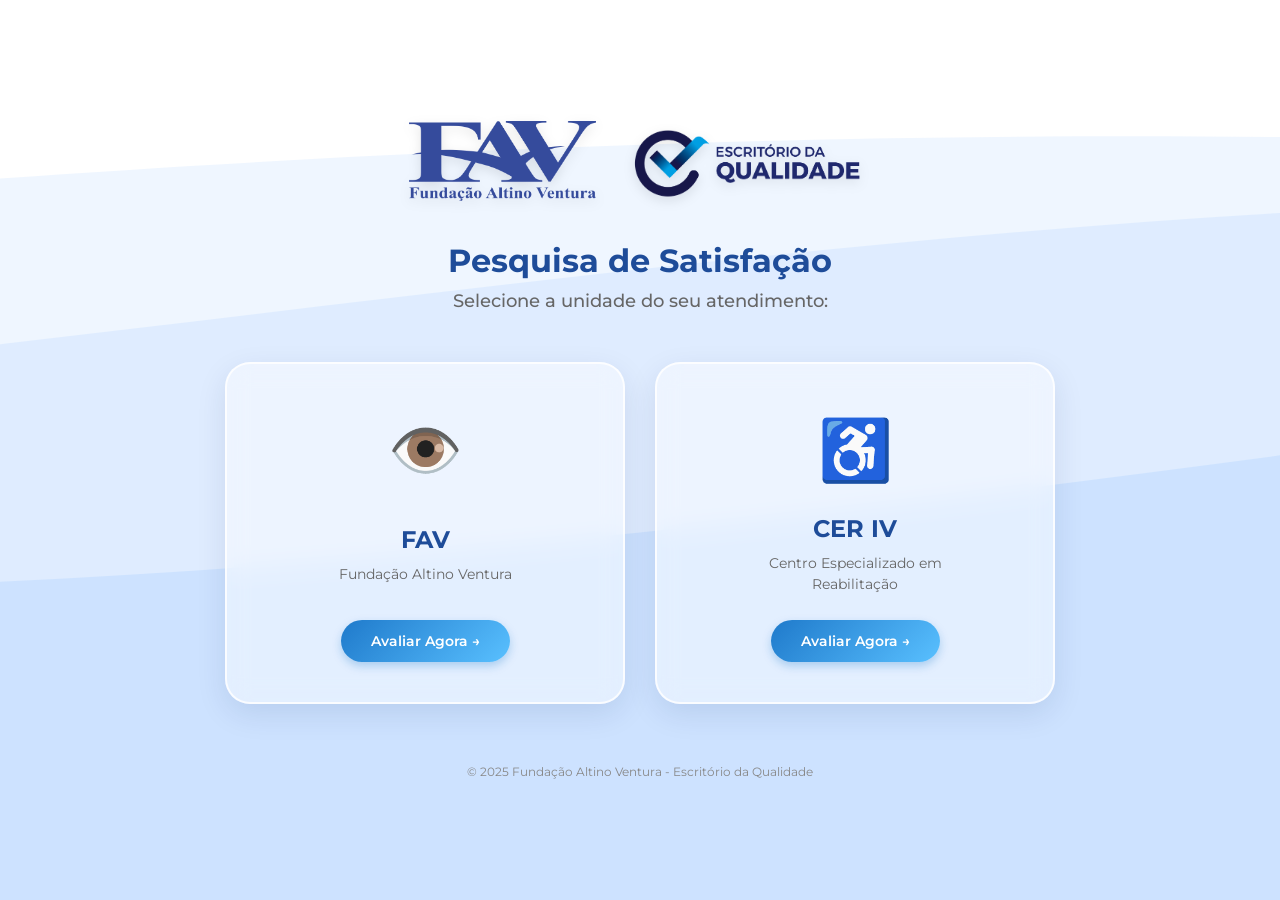
<file: index.html>
<!DOCTYPE html>
<html lang="pt-BR">

<head>
    <meta charset="UTF-8">
    <meta name="viewport" content="width=device-width, initial-scale=1.0">
    <title>Portal de Pesquisa de Satisfação - FAV</title>
    <link href="https://fonts.googleapis.com/css2?family=Montserrat:wght@400;500;600;700&display=swap" rel="stylesheet">
    <style>
        /* RESET E GERAL */
        * {
            box-sizing: border-box;
            margin: 0;
            padding: 0;
            -webkit-tap-highlight-color: transparent;
            /* Remove o azul do touch */
        }

        body {
            font-family: 'Montserrat', sans-serif;
            background: #ffffff;
            color: #0e2a56;
            padding: 30px;
            min-height: 100vh;
            display: flex;
            flex-direction: column;
            align-items: center;
            justify-content: center;
            /* Fundo original com ondas */
            background-image: url("data:image/svg+xml,%3Csvg xmlns='http://www.w3.org/2000/svg' viewBox='0 0 1920 360'%3E%3Cpath d='M0 67 C 273 183 822 -40 1920 106 V 360 H 0 Z' fill='%23e4f0ff' opacity='0.6'/%3E%3Cpath d='M0 120 C 473 283 1222 -60 1920 150 V 360 H 0 Z' fill='%23d0e4ff' opacity='0.5'/%3E%3Cpath d='M0 200 C 973 350 1722 -10 1920 200 V 360 H 0 Z' fill='%23bcd9ff' opacity='0.5'/%3E%3C/svg%3E");
            background-repeat: no-repeat;
            background-size: cover;
            background-position: top;
            background-attachment: fixed;
        }

        /* LOGOS */
        .logo-container {
            display: flex;
            align-items: center;
            justify-content: center;
            gap: 30px;
            margin-bottom: 40px;
            animation: fadeIn 1s ease;
        }

        .logo-fav,
        .logo-qualidade {
            height: 80px;
            width: auto;
            filter: drop-shadow(0 4px 6px rgba(0, 0, 0, 0.1));
            transition: transform 0.3s ease;
        }

        .logo-fav:hover,
        .logo-qualidade:hover {
            transform: scale(1.05);
        }

        /* TÍTULO */
        .titulo-container {
            text-align: center;
            margin-bottom: 50px;
            animation: slideUp 0.8s ease;
        }

        .titulo-container h1 {
            font-size: 32px;
            font-weight: 700;
            color: #1e4c99;
            margin-bottom: 10px;
        }

        .titulo-container p {
            font-size: 18px;
            color: #666;
            font-weight: 500;
        }

        /* MENU DE SELEÇÃO */
        .menu-selecao {
            display: flex;
            gap: 30px;
            width: 100%;
            max-width: 900px;
            justify-content: center;
            flex-wrap: wrap;
            align-items: stretch;
        }

        /* CARD ESTILO - GLASSMORPHISM */
        .card-opcao {
            flex: 1;
            min-width: 280px;
            max-width: 400px;
            background: rgba(255, 255, 255, 0.45);
            /* Translúcido */
            backdrop-filter: blur(12px);
            /* Desfoque do fundo */
            border: 2px solid rgba(255, 255, 255, 0.8);
            border-radius: 25px;
            padding: 40px 30px;
            text-align: center;
            text-decoration: none;
            transition: all 0.4s cubic-bezier(0.175, 0.885, 0.32, 1.275);
            /* Efeito elástico */
            box-shadow: 0 10px 30px rgba(14, 42, 86, 0.1);
            position: relative;
            overflow: hidden;
            animation: fadeIn 1.2s ease;
            display: flex;
            flex-direction: column;
            align-items: center;
            justify-content: space-between;
        }

        /* HOVER EFEITO */
        .card-opcao:hover {
            transform: translateY(-10px);
            background: rgba(255, 255, 255, 0.9);
            box-shadow: 0 20px 40px rgba(30, 76, 153, 0.25);
            border-color: #1e4c99;
        }

        .icon-svg {
            width: 24px;
            height: 24px;
            stroke: currentColor;
            fill: none;
            stroke-width: 2;
        }

        /* CARDS ICON */
        .card-icon {
            width: 90px;
            height: 90px;
            margin-bottom: 20px;
            display: flex;
            align-items: center;
            justify-content: center;
            background: transparent;
            transition: transform 0.3s ease;
            color: #1e4c99;
        }

        .card-icon svg {
            width: 60px;
            height: 60px;
        }

        .card-opcao:hover .card-icon {
            transform: scale(1.15) rotate(3deg);
        }

        /* TEXTOS DO CARD */
        .card-titulo {
            font-size: 24px;
            font-weight: 700;
            color: #1e4c99;
            margin-bottom: 10px;
            display: block;
        }

        .card-descricao {
            font-size: 14px;
            color: #666;
            line-height: 1.5;
            display: block;
            margin-bottom: 25px;
        }

        /* BOTÃO DENTRO DO CARD */
        .btn-simulado {
            padding: 12px 30px;
            background: linear-gradient(135deg, #1f7acb, #59c0ff);
            color: white;
            border-radius: 50px;
            font-weight: 600;
            font-size: 14px;
            transition: width 0.3s ease, box-shadow 0.3s ease;
            box-shadow: 0 4px 10px rgba(31, 122, 203, 0.3);
            width: auto;
            min-width: 150px;
        }

        .card-opcao:hover .btn-simulado {
            background: linear-gradient(135deg, #0e2a56, #1e4c99);
            box-shadow: 0 6px 15px rgba(14, 42, 86, 0.4);
        }

        /* RODAPÉ */
        footer {
            margin-top: 60px;
            text-align: center;
            font-size: 12px;
            color: #888;
            animation: fadeIn 1.5s ease;
        }

        /* ANIMAÇÕES */
        @keyframes fadeIn {
            from {
                opacity: 0;
            }

            to {
                opacity: 1;
            }
        }

        @keyframes slideUp {
            from {
                opacity: 0;
                transform: translateY(20px);
            }

            to {
                opacity: 1;
                transform: translateY(0);
            }
        }

        /* RESPONSIVIDADE */
        @media (max-width: 768px) {
            body {
                padding: 20px;
                justify-content: flex-start;
            }

            .titulo-container {
                margin-top: 20px;
            }

            .logo-fav,
            .logo-qualidade {
                height: 60px;
            }

            .card-opcao {
                min-width: 100%;
                margin-bottom: 15px;
            }

            .titulo-container h1 {
                font-size: 26px;
            }
        }
    </style>
</head>

<body>

    <div class="logo-container">
        <img src="FAV azul.png" alt="Fundação Altino Ventura" class="logo-fav">
        <img src="Logo Qualidade Azul - FT-02.png" alt="Escritório da Qualidade" class="logo-qualidade">
    </div>

    <div class="titulo-container">
        <h1>Pesquisa de Satisfação</h1>
        <p>Selecione a unidade do seu atendimento:</p>
    </div>

    <div class="menu-selecao">

        <a href="fav.html" class="card-opcao">
            <div class="card-icon" style="font-size: 60px;">
                👁️
            </div>
            <div>
                <span class="card-titulo">FAV</span>
                <span class="card-descricao">Fundação Altino Ventura</span>
            </div>
            <div class="btn-simulado">Avaliar Agora →</div>
        </a>

        <a href="cer.html" class="card-opcao">
            <div class="card-icon" style="font-size: 60px;">
                ♿
            </div>
            <div>
                <span class="card-titulo">CER IV</span>
                <span class="card-descricao">Centro Especializado em<br>Reabilitação</span>
            </div>
            <div class="btn-simulado">Avaliar Agora →</div>
        </a>

    </div>

    <footer>
        &copy; 2025 Fundação Altino Ventura - Escritório da Qualidade
    </footer>

</body>

</html>
</file>
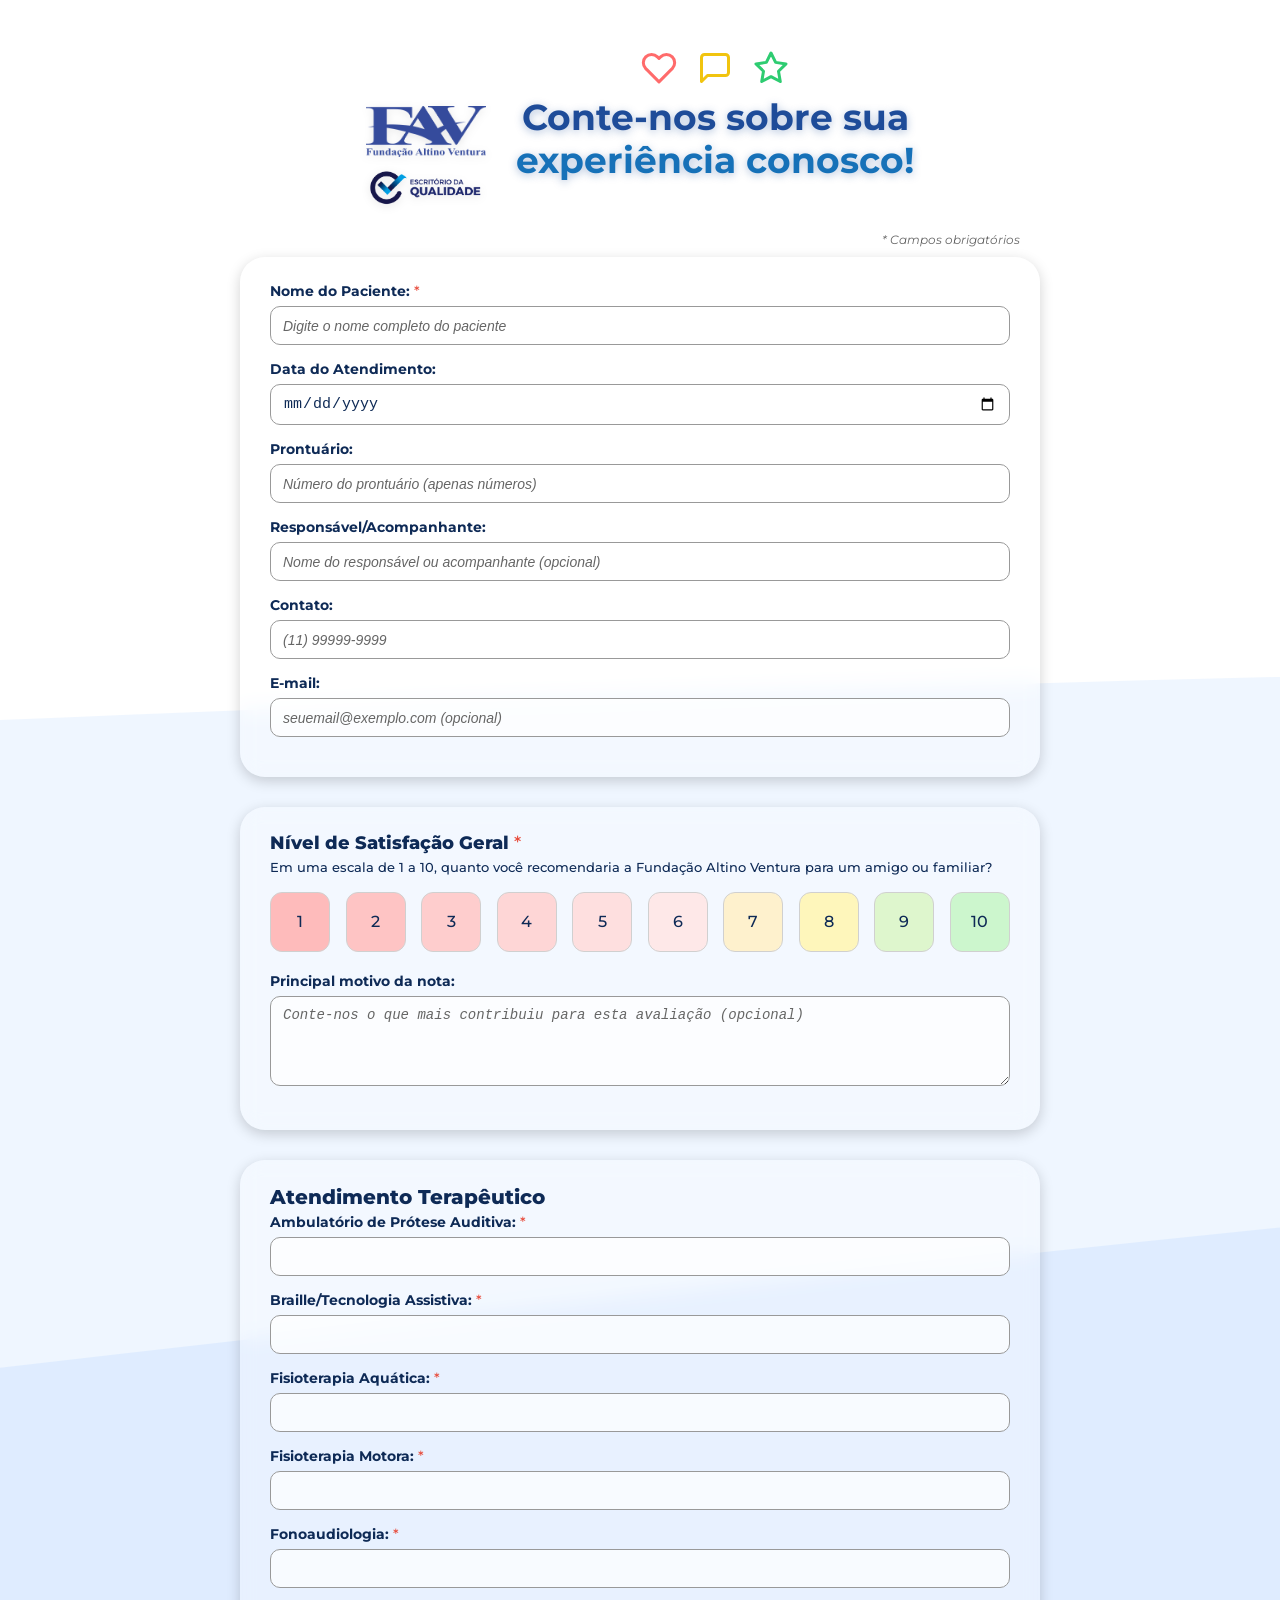
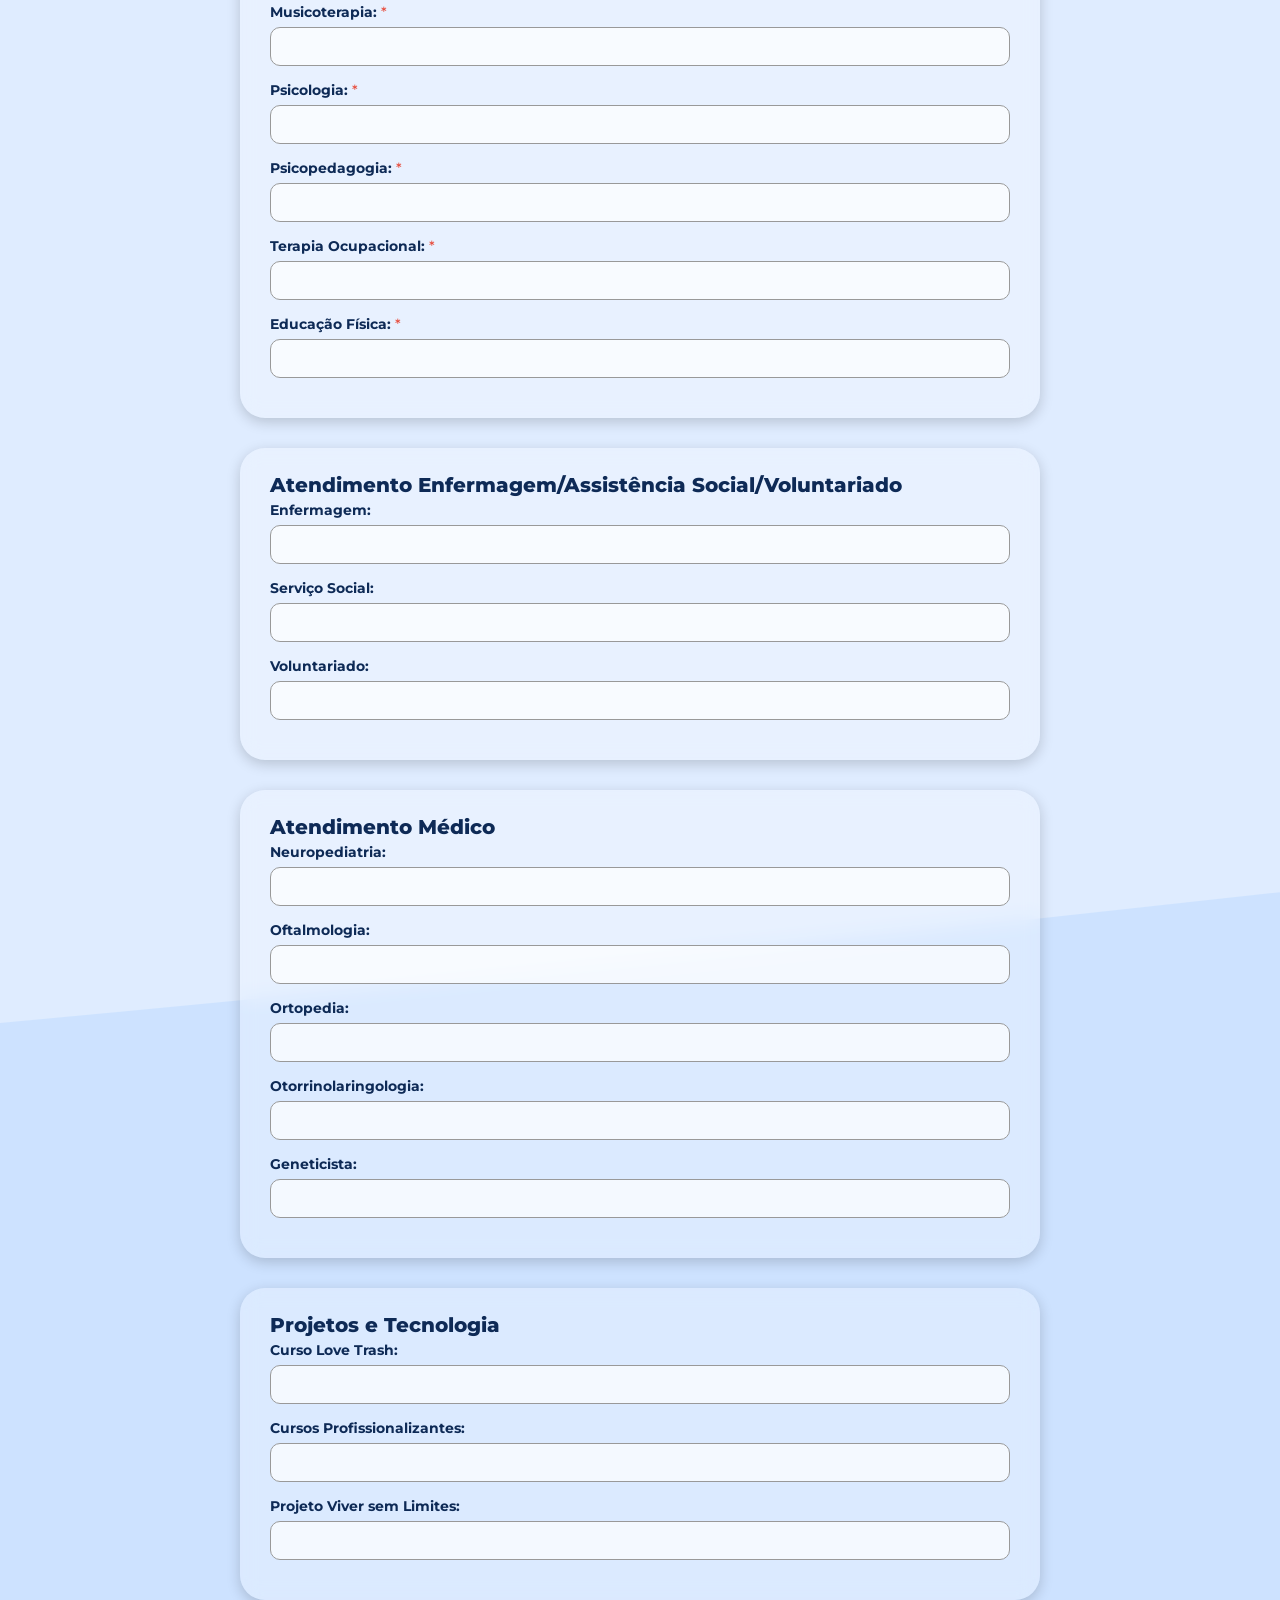
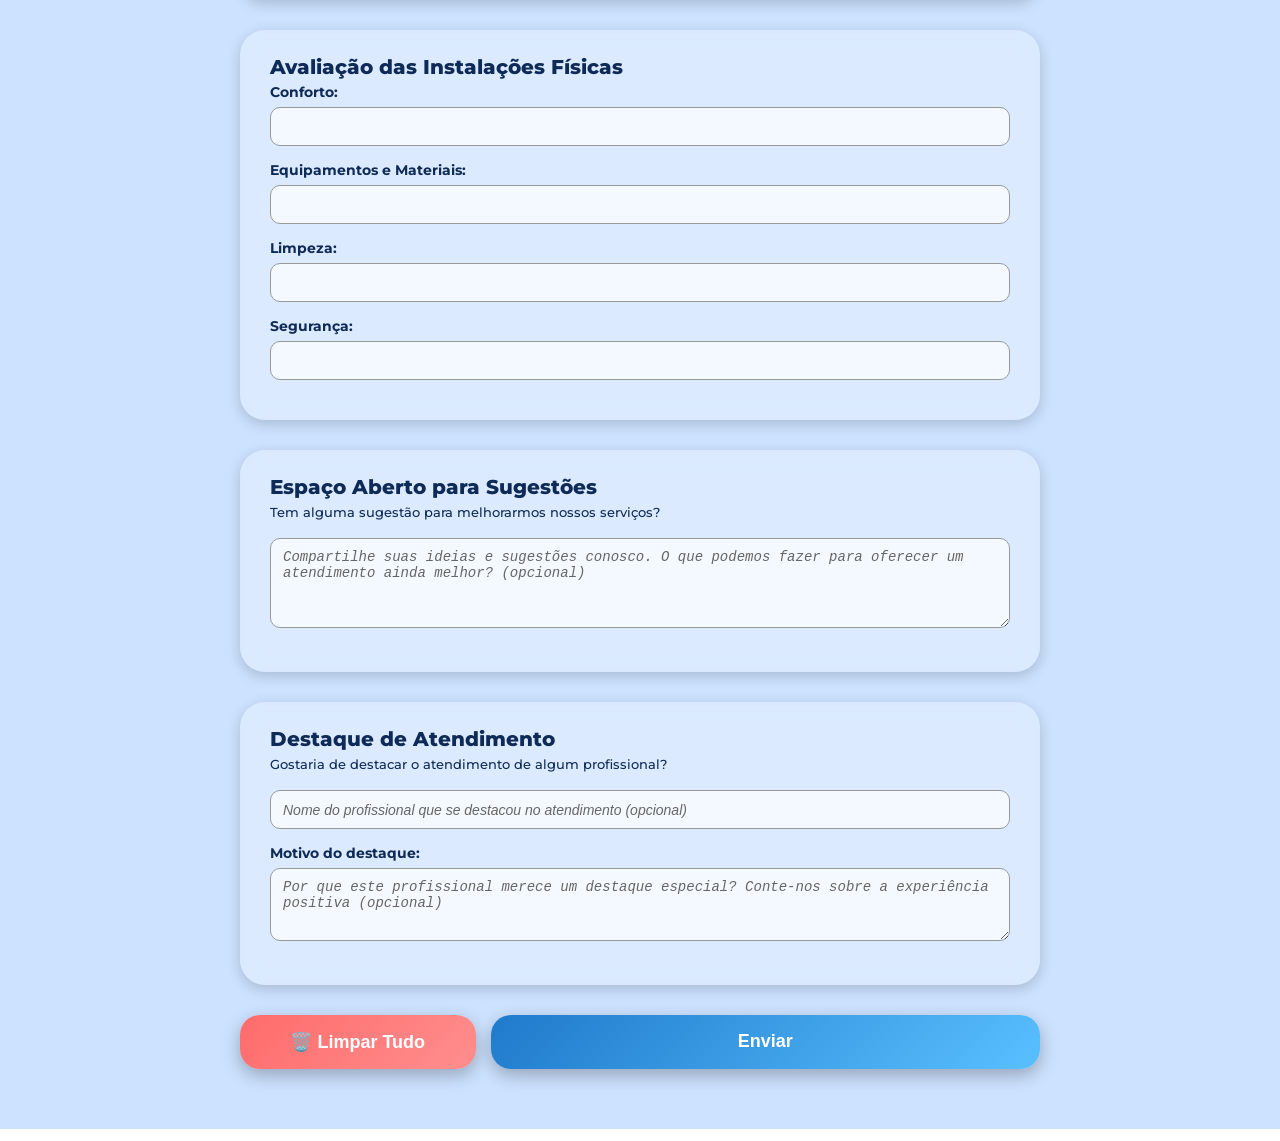
<file: cer.html>
<!DOCTYPE html>
<html lang="pt-BR">

<head>
    <meta charset="UTF-8">
    <meta name="viewport" content="width=device-width, initial-scale=1.0">
    <title>Pesquisa de Satisfação - CER</title>
    <link href="https://fonts.googleapis.com/css2?family=Montserrat:wght@400;500;600;700&display=swap" rel="stylesheet">
    <style>
        /* GERAL */
        * {
            box-sizing: border-box;
            margin: 0;
            padding: 0;
            /* REMOVE O FLASH AZUL AO TOCAR NO CELULAR */
            -webkit-tap-highlight-color: transparent;
        }

        body {
            font-family: 'Montserrat', sans-serif;
            background: #ffffff;
            color: #0e2a56;
            padding: 30px;
            background-image: url("data:image/svg+xml,%3Csvg xmlns='http://www.w3.org/2000/svg' viewBox='0 0 1920 360'%3E%3Cpath d='M0 67 C 273 183 822 -40 1920 106 V 360 H 0 Z' fill='%23e4f0ff' opacity='0.6'/%3E%3Cpath d='M0 120 C 473 283 1222 -60 1920 150 V 360 H 0 Z' fill='%23d0e4ff' opacity='0.5'/%3E%3Cpath d='M0 200 C 973 350 1722 -10 1920 200 V 360 H 0 Z' fill='%23bcd9ff' opacity='0.5'/%3E%3C/svg%3E");
            background-repeat: no-repeat;
            background-size: cover;
            background-position: top;
            position: relative;
        }

        .icon-svg {
            width: 24px;
            height: 24px;
            stroke: currentColor;
            fill: none;
            stroke-width: 2;
        }

        /* MODAL */
        .modal {
            display: none;
            position: fixed;
            top: 0;
            left: 0;
            width: 100%;
            height: 100%;
            background: rgba(0, 0, 0, 0.7);
            z-index: 1000;
            align-items: center;
            justify-content: center;
            animation: fadeIn 0.3s ease;
        }

        .modal-content {
            background: white;
            padding: 40px;
            border-radius: 25px;
            text-align: center;
            max-width: 400px;
            width: 90%;
            box-shadow: 0 10px 30px rgba(0, 0, 0, 0.3);
            animation: slideUp 0.4s ease;
        }

        .modal h3 {
            color: #1e4c99;
            margin-bottom: 15px;
            font-size: 24px;
            display: inline-flex;
            align-items: center;
            justify-content: center;
            gap: 8px;
        }

        .modal p {
            margin-bottom: 25px;
            color: #666;
            line-height: 1.5;
        }

        .modal-botoes {
            display: flex;
            gap: 15px;
            justify-content: center;
        }

        .modal-btn {
            background: linear-gradient(135deg, #1f7acb, #59c0ff);
            color: white;
            border: none;
            padding: 12px 30px;
            border-radius: 15px;
            font-weight: 600;
            cursor: pointer;
            font-size: 16px;
            transition: all 0.3s ease;
            flex: 1;
        }

        .modal-btn-cancelar {
            background: linear-gradient(135deg, #666, #999);
        }

        .modal-btn-confirmar {
            background: linear-gradient(135deg, #ff6b6b, #ff8e8e);
        }

        .modal-btn:hover {
            transform: translateY(-2px);
            box-shadow: 0 5px 15px rgba(95, 192, 255, 0.4);
        }

        .modal-btn-cancelar:hover {
            box-shadow: 0 5px 15px rgba(102, 102, 102, 0.4);
        }

        .modal-btn-confirmar:hover {
            box-shadow: 0 5px 15px rgba(255, 107, 107, 0.4);
        }

        @keyframes fadeIn {
            from {
                opacity: 0;
            }

            to {
                opacity: 1;
            }
        }

        @keyframes slideUp {
            from {
                opacity: 0;
                transform: translateY(30px);
            }

            to {
                opacity: 1;
                transform: translateY(0);
            }
        }

        /* CONTAINER PRINCIPAL COM LOGOS E TÍTULO */
        .titulo-principal {
            display: flex;
            align-items: center;
            gap: 30px;
            margin-bottom: 50px;
            margin-top: 20px;
            justify-content: center;
        }

        /* CONTAINER DAS LOGOS - UMA ACIMA DA OUTRA */
        .logo-container {
            display: flex;
            flex-direction: column;
            align-items: center;
            gap: 10px;
            position: relative;
            top: 40px;
        }

        .logo-fav,
        .logo-qualidade {
            width: 120px;
            height: auto;
            filter: drop-shadow(0 2px 4px rgba(0, 0, 0, 0.1));
        }

        /* FORMULÁRIO */
        form {
            max-width: 800px;
            margin: auto;
            animation: fade 0.6s ease-out;
            position: relative;
            z-index: 1;
        }

        /* BLOCOS */
        .bloco {
            background: rgba(255, 255, 255, 0.28);
            padding: 25px 30px;
            margin-bottom: 30px;
            border-radius: 25px;
            backdrop-filter: blur(10px);
            box-shadow: 0 4px 14px rgba(0, 0, 0, 0.18);
            transition: transform .25s ease, box-shadow .25s ease;
            animation: fadeSlide 0.5s ease-out;
        }

        .bloco:hover {
            transform: translateY(-4px);
            box-shadow: 0 8px 22px rgba(0, 0, 0, 0.28);
        }

        @keyframes fadeSlide {
            from {
                opacity: 0;
                transform: translateY(18px);
            }

            to {
                opacity: 1;
                transform: translateY(0);
            }
        }

        @keyframes fade {
            from {
                opacity: 0;
            }

            to {
                opacity: 1;
            }
        }

        /* LABELS - AGORA IGUAL AO FAV (CORRIGIDO) */
        label {
            font-weight: 700;
            color: #0e2a56;
            font-size: 14px;
            /* Padronizado */
            margin-bottom: 4px;
            /* Padronizado */
            display: block;
            /* Importante para estrutura */
        }

        .bloco p,
        .bloco h3,
        .bloco span {
            color: #0e2a56;
            font-weight: 500;
        }

        /* NOVA CLASSE PARA O SUBTÍTULO DISCRETO */
        .subtitulo-discreto {
            font-size: 13px;
            color: #666;
            margin-top: 0;
            margin-bottom: 15px;
            font-weight: 500;
            line-height: 1.4;
        }

        /* INPUTS - MARGENS AJUSTADAS PARA IGUALAR AO FAV */
        input,
        select,
        textarea {
            width: 100%;
            padding: 10px 12px;
            margin-top: 2px;
            /* Reduzido de 5px para 2px */
            margin-bottom: 15px;
            border-radius: 10px;
            border: 1px solid #999;
            font-size: 15px;
            color: #0e2a56;
            background: rgba(255, 255, 255, 0.7);
            transition: box-shadow 0.2s ease, border-color 0.2s ease;
            -webkit-appearance: none;
            -moz-appearance: none;
            appearance: none;
        }

        .bloco-paciente input {
            padding: 10px 12px;
        }

        input:focus,
        select:focus,
        textarea:focus {
            outline: none;
            border-color: #1e4c99;
            box-shadow: 0 0 7px rgba(30, 76, 153, 0.6);
        }

        /* Placeholder styling */
        input::placeholder,
        textarea::placeholder {
            color: #666;
            font-style: italic;
            font-size: 14px;
        }

        /* TITULO JUSTIFICATIVA */
        .titulo-justificativa {
            margin-top: 20px;
            display: block;
        }

        /* NPS E TITULOS DE ÁREA - AJUSTADOS */
        .nps-titulo,
        .areas-titulo {
            display: block;
            margin-bottom: 4px !important;
            font-weight: 800 !important;
            color: #0e2a56;
            font-size: 18px;
            font-family: 'Montserrat', sans-serif;
        }

        .areas-titulo {
            font-size: 20px;
        }

        #nps {
            display: flex;
            flex-wrap: wrap;
            justify-content: space-between;
            gap: 8px;
            margin-bottom: 10px;
            position: relative;
        }

        #nps label {
            flex: 1 1 9%;
            min-width: 40px;
            max-width: 60px;
            height: 60px;
            display: flex;
            flex-direction: column;
            align-items: center;
            justify-content: center;
            border-radius: 12px;
            border: 1px solid #d0d0d0;
            cursor: pointer;
            gap: 4px;
            color: #0e2a56;
            font-weight: 700;
            font-size: 16px;
            transition: transform 0.2s ease, background 0.25s ease, box-shadow 0.25s ease;
            -webkit-tap-highlight-color: transparent;
            margin-bottom: 0;
        }

        /* Cores para os botões NPS */
        #nps label[for="nps1"] {
            background: rgba(255, 180, 180, 0.9);
        }

        #nps label[for="nps2"] {
            background: rgba(255, 190, 190, 0.9);
        }

        #nps label[for="nps3"] {
            background: rgba(255, 200, 200, 0.9);
        }

        #nps label[for="nps4"] {
            background: rgba(255, 210, 210, 0.9);
        }

        #nps label[for="nps5"] {
            background: rgba(255, 220, 220, 0.9);
        }

        #nps label[for="nps6"] {
            background: rgba(255, 230, 230, 0.9);
        }

        #nps label[for="nps7"] {
            background: rgba(255, 240, 200, 0.9);
        }

        #nps label[for="nps8"] {
            background: rgba(255, 245, 180, 0.9);
        }

        #nps label[for="nps9"] {
            background: rgba(220, 245, 200, 0.9);
        }

        #nps label[for="nps10"] {
            background: rgba(200, 245, 200, 0.9);
        }

        #nps label:hover {
            transform: translateY(-4px);
            box-shadow: 0 8px 16px rgba(0, 0, 0, 0.20);
            filter: brightness(1.1);
        }

        #nps label:active {
            transform: scale(0.93);
        }

        #nps input[type="radio"] {
            display: none;
        }

        #nps input[type="radio"]:checked+span {
            color: #0e2a56;
            font-weight: 900;
            text-shadow: 0 0 4px rgba(14, 42, 86, 0.4);
        }

        #nps input[type="radio"]:checked+span {
            transform: scale(1.2);
            transition: transform 0.2s ease;
        }

        /* BOTÕES */
        .botoes-container {
            display: flex;
            gap: 15px;
            margin-top: 20px;
            margin-bottom: 30px;
        }

        .btn-enviar {
            width: 70%;
            padding: 16px 0;
            background: linear-gradient(135deg, #1f7acb, #59c0ff);
            border: none;
            font-size: 18px;
            color: white;
            font-weight: 700;
            border-radius: 20px;
            cursor: pointer;
            box-shadow: 0 6px 18px rgba(0, 0, 0, 0.28);
            transition: all 0.3s ease;
            -webkit-appearance: none;
            -moz-appearance: none;
            appearance: none;
            position: relative;
            overflow: hidden;
        }

        .btn-limpar {
            width: 30%;
            padding: 16px 0;
            background: linear-gradient(135deg, #ff6b6b, #ff8e8e);
            border: none;
            font-size: 18px;
            color: white;
            font-weight: 700;
            border-radius: 20px;
            cursor: pointer;
            box-shadow: 0 6px 18px rgba(0, 0, 0, 0.28);
            transition: all 0.3s ease;
            -webkit-appearance: none;
            -moz-appearance: none;
            appearance: none;
            position: relative;
            overflow: hidden;
        }

        .btn-enviar:hover:not(:disabled) {
            background: linear-gradient(135deg, #1671b8, #4fc0ff);
            transform: translateY(-3px);
            box-shadow: 0 0 20px rgba(95, 192, 255, 0.65), 0 8px 22px rgba(0, 0, 0, 0.28);
            filter: brightness(1.1);
        }

        .btn-limpar:hover:not(:disabled) {
            background: linear-gradient(135deg, #ff5252, #ff7b7b);
            transform: translateY(-3px);
            box-shadow: 0 0 20px rgba(255, 107, 107, 0.65), 0 8px 22px rgba(0, 0, 0, 0.28);
            filter: brightness(1.1);
        }

        .btn-enviar:active:not(:disabled),
        .btn-limpar:active:not(:disabled) {
            transform: scale(0.97);
            box-shadow: 0 4px 12px rgba(0, 0, 0, 0.28);
        }

        .btn-enviar:disabled,
        .btn-limpar:disabled {
            background: linear-gradient(135deg, #666, #999);
            cursor: not-allowed;
            transform: none;
            box-shadow: 0 4px 12px rgba(0, 0, 0, 0.2);
        }

        .loading {
            animation: pulse 1.5s ease-in-out infinite;
        }

        @keyframes pulse {
            0% {
                opacity: 1;
            }

            50% {
                opacity: 0.7;
            }

            100% {
                opacity: 1;
            }
        }

        /* TITULO TEXTO */
        .titulo-texto {
            text-align: center;
        }

        .titulo-principal h1 {
            font-size: 36px;
            font-weight: 700;
            line-height: 1.2;
            color: #1e4c99;
            text-shadow: 0 2px 8px rgba(30, 76, 153, 0.35);
        }

        .titulo-principal h1 span {
            font-weight: 700;
            color: #1671b8;
        }

        /* ÍCONES DO TÍTULO */
        .titulo-principal .emojis {
            margin-bottom: 10px;
            display: flex;
            justify-content: center;
            flex-wrap: wrap;
            gap: 20px;
        }

        /* ESTILOS PARA CAMPOS OBRIGATÓRIOS */
        .obrigatorio {
            color: #e74c3c !important;
            font-weight: 900;
        }

        /* LEGENDA DE CAMPOS OBRIGATÓRIOS */
        .legenda-obrigatorio {
            text-align: right;
            font-size: 12px;
            color: #666;
            margin-bottom: 10px;
            font-style: italic;
            margin-right: 20px;
        }

        /* MENSAGEM DE ERRO */
        .mensagem-erro {
            color: #e74c3c;
            font-size: 14px;
            font-weight: 600;
            margin-top: 5px;
            margin-bottom: 15px;
            display: block;
            text-align: left;
            padding: 8px 12px;
            background: rgba(231, 76, 60, 0.1);
            border-radius: 8px;
            border: 1px solid rgba(231, 76, 60, 0.3);
        }

        /* RESPONSIVIDADE */
        @media (max-width: 1024px) {
            body {
                padding: 20px;
            }

            .bloco {
                padding: 20px 25px;
            }

            .titulo-principal h1 {
                font-size: 32px;
            }

            .titulo-principal .emojis svg {
                width: 28px;
                height: 28px;
            }

            .logo-fav,
            .logo-qualidade {
                width: 100px;
            }

            .titulo-principal {
                gap: 20px;
            }
        }

        @media (max-width: 768px) {
            body {
                padding: 15px;
            }

            .bloco {
                padding: 18px 20px;
            }

            .titulo-principal h1 {
                font-size: 28px;
            }

            .titulo-principal .emojis svg {
                width: 26px;
                height: 26px;
            }

            #nps label {
                min-width: 35px;
                height: 50px;
                font-size: 14px;
                margin-bottom: 0;
            }

            .logo-fav,
            .logo-qualidade {
                width: 80px;
            }

            .titulo-principal {
                gap: 20px;
                flex-direction: column;
                text-align: center;
            }

            .logo-container {
                top: 0;
                order: 1;
                flex-direction: row;
                gap: 15px;
            }

            .titulo-texto {
                text-align: center;
                order: 2;
            }

            .titulo-principal .emojis {
                justify-content: center;
                margin-left: 0;
            }

            .legenda-obrigatorio {
                text-align: right;
                margin-right: 10px;
            }

            .botoes-container {
                flex-direction: column;
            }

            .btn-enviar,
            .btn-limpar {
                width: 100%;
            }

            .modal-botoes {
                flex-direction: column;
            }
        }

        @media (max-width: 480px) {
            body {
                padding: 10px;
            }

            .bloco {
                padding: 15px;
            }

            .titulo-principal h1 {
                font-size: 22px;
            }

            .titulo-principal .emojis svg {
                width: 20px;
                height: 20px;
            }

            .logo-fav,
            .logo-qualidade {
                width: 70px;
            }

            .titulo-principal {
                gap: 15px;
                margin-bottom: 30px;
            }

            .logo-container {
                gap: 10px;
            }

            /* Ajuste NPS para celular */
            #nps label {
                flex: 1 1 18%;
                min-width: 0;
                height: 45px;
                font-size: 13px;
            }

            input,
            select,
            textarea {
                font-size: 13px;
                padding: 8px;
            }

            .btn-enviar,
            .btn-limpar {
                font-size: 15px;
                padding: 12px 0;
            }

            .modal-content {
                padding: 25px 20px;
            }

            .modal h3 {
                font-size: 20px;
            }
        }
    </style>
</head>

<body>

    <div id="modalSucesso" class="modal" role="dialog" aria-labelledby="modalTitulo" aria-hidden="true">
        <div class="modal-content">
            <h3 id="modalTitulo">
                <svg class="icon-svg" aria-hidden="true" xmlns="http://www.w3.org/2000/svg" viewBox="0 0 24 24"
                    stroke-linecap="round" stroke-linejoin="round">
                    <path d="M22 11.08V12a10 10 0 1 1-5.93-9.14"></path>
                    <polyline points="22 4 12 14.01 9 11.01"></polyline>
                </svg>
                Enviado com Sucesso
            </h3>
            <p>Obrigado pelo seu feedback! Sua opinião é muito importante para nós.</p>
            <button class="modal-btn" onclick="fecharModal()">Fechar</button>
        </div>
    </div>

    <div id="modalErro" class="modal" role="dialog" aria-labelledby="modalErroTitulo" aria-hidden="true">
        <div class="modal-content">
            <h3 id="modalErroTitulo">
                <svg class="icon-svg" aria-hidden="true" xmlns="http://www.w3.org/2000/svg" viewBox="0 0 24 24"
                    stroke-linecap="round" stroke-linejoin="round">
                    <circle cx="12" cy="12" r="10"></circle>
                    <line x1="12" y1="8" x2="12" y2="12"></line>
                    <line x1="12" y1="16" x2="12.01" y2="16"></line>
                </svg>
                Erro ao Enviar
            </h3>
            <p>Houve um problema ao enviar seu formulário. Por favor, tente novamente.</p>
            <button class="modal-btn" onclick="fecharModal()">Tentar Novamente</button>
        </div>
    </div>

    <div id="modalLimpar" class="modal" role="dialog" aria-labelledby="modalLimparTitulo" aria-hidden="true">
        <div class="modal-content">
            <h3 id="modalLimparTitulo">
                <svg class="icon-svg" aria-hidden="true" xmlns="http://www.w3.org/2000/svg" viewBox="0 0 24 24"
                    stroke-linecap="round" stroke-linejoin="round">
                    <polyline points="3 6 5 6 21 6"></polyline>
                    <path d="M19 6v14a2 2 0 0 1-2 2H7a2 2 0 0 1-2-2V6m3 0V4a2 2 0 0 1 2-2h4a2 2 0 0 1 2 2v2"></path>
                </svg>
                Limpar Formulário
            </h3>
            <p>Tem certeza que deseja limpar todo o formulário?<br><strong>Todos os dados não enviados serão perdidos
                    permanentemente.</strong></p>
            <div class="modal-botoes">
                <button class="modal-btn modal-btn-cancelar" onclick="fecharModal()">Cancelar</button>
                <button class="modal-btn modal-btn-confirmar" onclick="confirmarLimpeza()">Sim, Limpar Tudo</button>
            </div>
        </div>
    </div>

    <div id="modalConfirmarEnvio" class="modal" role="dialog" aria-labelledby="modalConfirmarTitulo" aria-hidden="true">
        <div class="modal-content">
            <h3 id="modalConfirmarTitulo">
                <svg class="icon-svg" aria-hidden="true" xmlns="http://www.w3.org/2000/svg" viewBox="0 0 24 24"
                    stroke-linecap="round" stroke-linejoin="round">
                    <line x1="22" y1="2" x2="11" y2="13"></line>
                    <polygon points="22 2 15 22 11 13 2 9 22 2"></polygon>
                </svg>
                Confirmar Envio
            </h3>
            <p>Tudo certo com o preenchimento? <br><strong>Tem certeza que deseja enviar sua avaliação?</strong></p>
            <div class="modal-botoes">
                <button class="modal-btn modal-btn-cancelar" onclick="fecharModal()">Revisar</button>
                <button class="modal-btn" onclick="executarEnvio()">Sim, Enviar</button>
            </div>
        </div>
    </div>

    <div class="titulo-principal">
        <div class="logo-container">
            <img src="FAV azul.png" alt="Fundação Altino Ventura" class="logo-fav">
            <img src="Logo Qualidade Azul - FT-02.png" alt="Escritório da Qualidade" class="logo-qualidade">
        </div>

        <div class="titulo-texto">
            <div class="emojis">
                <svg class="icon-svg" style="width: 36px; height: 36px; color: #ff6b6b;" aria-hidden="true"
                    xmlns="http://www.w3.org/2000/svg" viewBox="0 0 24 24" stroke-linecap="round"
                    stroke-linejoin="round">
                    <path
                        d="M20.84 4.61a5.5 5.5 0 0 0-7.78 0L12 5.67l-1.06-1.06a5.5 5.5 0 0 0-7.78 7.78l1.06 1.06L12 21.23l7.78-7.78 1.06-1.06a5.5 5.5 0 0 0 0-7.78z">
                    </path>
                </svg>
                <svg class="icon-svg" style="width: 36px; height: 36px; color: #f1c40f;" aria-hidden="true"
                    xmlns="http://www.w3.org/2000/svg" viewBox="0 0 24 24" stroke-linecap="round"
                    stroke-linejoin="round">
                    <path d="M21 15a2 2 0 0 1-2 2H7l-4 4V5a2 2 0 0 1 2-2h14a2 2 0 0 1 2 2z"></path>
                </svg>
                <svg class="icon-svg" style="width: 36px; height: 36px; color: #2ecc71;" aria-hidden="true"
                    xmlns="http://www.w3.org/2000/svg" viewBox="0 0 24 24" stroke-linecap="round"
                    stroke-linejoin="round">
                    <polygon
                        points="12 2 15.09 8.26 22 9.27 17 14.14 18.18 21.02 12 17.77 5.82 21.02 7 14.14 2 9.27 8.91 8.26 12 2">
                    </polygon>
                </svg>
            </div>
            <h1>Conte-nos sobre sua<br><span>experiência conosco!</span></h1>
        </div>
    </div>

    <form id="form" novalidate>
        <input type="text" name="website" tabindex="-1" autocomplete="off"
            style="position:absolute;left:-9999px;height:0;width:0;opacity:0;">
        <input type="hidden" name="origem" value="CER">
        <div class="legenda-obrigatorio">* Campos obrigatórios</div>

        <div class="bloco bloco-paciente" id="bloco-paciente">
            <label for="nome">Nome do Paciente: <span class="obrigatorio">*</span></label>

            <div id="area-aviso-nome"></div>

            <input type="text" name="nome" id="nome" placeholder="Digite o nome completo do paciente"
                aria-required="true" aria-describedby="area-aviso-nome">

            <label for="data_atendimento">Data do Atendimento:</label>
            <input type="date" name="data_atendimento" id="data_atendimento" max="">

            <label for="prontuario">Prontuário:</label>
            <input type="text" name="prontuario" id="prontuario" placeholder="Número do prontuário (apenas números)"
                pattern="[0-9]*" inputmode="numeric">

            <label for="responsavel">Responsável/Acompanhante:</label>
            <input type="text" name="responsavel" id="responsavel"
                placeholder="Nome do responsável ou acompanhante (opcional)">

            <label for="telefone">Contato:</label>
            <input type="text" name="telefone" id="telefone" placeholder="(11) 99999-9999">

            <label for="email">E-mail:</label>

            <div id="area-aviso-email"></div>

            <input type="email" name="email" id="email" placeholder="seuemail@exemplo.com (opcional)">
        </div>

        <div class="bloco" id="bloco-nps">
            <span class="nps-titulo">Nível de Satisfação Geral <span class="obrigatorio">*</span></span>

            <p class="subtitulo-discreto">Em uma escala de 1 a 10, quanto você recomendaria a Fundação Altino Ventura
                para um amigo ou familiar?</p>

            <div id="area-aviso-nps"></div>

            <div id="nps" role="radiogroup" aria-labelledby="nps-titulo">
                <label for="nps1"><input type="radio" name="nps" value="1" id="nps1"
                        aria-required="true"><span>1</span></label>
                <label for="nps2"><input type="radio" name="nps" value="2" id="nps2"
                        aria-required="true"><span>2</span></label>
                <label for="nps3"><input type="radio" name="nps" value="3" id="nps3"
                        aria-required="true"><span>3</span></label>
                <label for="nps4"><input type="radio" name="nps" value="4" id="nps4"
                        aria-required="true"><span>4</span></label>
                <label for="nps5"><input type="radio" name="nps" value="5" id="nps5"
                        aria-required="true"><span>5</span></label>
                <label for="nps6"><input type="radio" name="nps" value="6" id="nps6"
                        aria-required="true"><span>6</span></label>
                <label for="nps7"><input type="radio" name="nps" value="7" id="nps7"
                        aria-required="true"><span>7</span></label>
                <label for="nps8"><input type="radio" name="nps" value="8" id="nps8"
                        aria-required="true"><span>8</span></label>
                <label for="nps9"><input type="radio" name="nps" value="9" id="nps9"
                        aria-required="true"><span>9</span></label>
                <label for="nps10"><input type="radio" name="nps" value="10" id="nps10"
                        aria-required="true"><span>10</span></label>
            </div>
            <label class="titulo-justificativa">Principal motivo da nota:</label>
            <textarea name="justificativa" rows="4"
                placeholder="Conte-nos o que mais contribuiu para esta avaliação (opcional)"></textarea>
        </div>

        <div class="bloco" id="bloco-atendimento-terapeutico">
            <span class="areas-titulo">Atendimento Terapêutico</span>

            <label for="amb_protese_auditiva">Ambulatório de Prótese Auditiva: <span class="obrigatorio">*</span></label>
            <select name="amb_protese_auditiva" id="amb_protese_auditiva" required>
                <option value="" disabled selected hidden></option>
                <option value="Péssimo">Péssimo</option>
                <option value="Ruim">Ruim</option>
                <option value="Regular">Regular</option>
                <option value="Bom">Bom</option>
                <option value="Ótimo">Ótimo</option>
                <option value="Não se aplica">Não se aplica</option>
            </select>

            <label for="braille_tec">Braille/Tecnologia Assistiva: <span class="obrigatorio">*</span></label>
            <select name="braille_tec" id="braille_tec" required>
                <option value="" disabled selected hidden></option>
                <option value="Péssimo">Péssimo</option>
                <option value="Ruim">Ruim</option>
                <option value="Regular">Regular</option>
                <option value="Bom">Bom</option>
                <option value="Ótimo">Ótimo</option>
                <option value="Não se aplica">Não se aplica</option>
            </select>

            <label for="fisio_aquatica">Fisioterapia Aquática: <span class="obrigatorio">*</span></label>
            <select name="fisio_aquatica" id="fisio_aquatica" required>
                <option value="" disabled selected hidden></option>
                <option value="Péssimo">Péssimo</option>
                <option value="Ruim">Ruim</option>
                <option value="Regular">Regular</option>
                <option value="Bom">Bom</option>
                <option value="Ótimo">Ótimo</option>
                <option value="Não se aplica">Não se aplica</option>
            </select>

            <label for="fisio_motora">Fisioterapia Motora: <span class="obrigatorio">*</span></label>
            <select name="fisio_motora" id="fisio_motora" required>
                <option value="" disabled selected hidden></option>
                <option value="Péssimo">Péssimo</option>
                <option value="Ruim">Ruim</option>
                <option value="Regular">Regular</option>
                <option value="Bom">Bom</option>
                <option value="Ótimo">Ótimo</option>
                <option value="Não se aplica">Não se aplica</option>
            </select>

            <label for="fonoaudiologia">Fonoaudiologia: <span class="obrigatorio">*</span></label>
            <select name="fonoaudiologia" id="fonoaudiologia" required>
                <option value="" disabled selected hidden></option>
                <option value="Péssimo">Péssimo</option>
                <option value="Ruim">Ruim</option>
                <option value="Regular">Regular</option>
                <option value="Bom">Bom</option>
                <option value="Ótimo">Ótimo</option>
                <option value="Não se aplica">Não se aplica</option>
            </select>

            <label for="musicoterapia">Musicoterapia: <span class="obrigatorio">*</span></label>
            <select name="musicoterapia" id="musicoterapia" required>
                <option value="" disabled selected hidden></option>
                <option value="Péssimo">Péssimo</option>
                <option value="Ruim">Ruim</option>
                <option value="Regular">Regular</option>
                <option value="Bom">Bom</option>
                <option value="Ótimo">Ótimo</option>
                <option value="Não se aplica">Não se aplica</option>
            </select>

            <label for="psicologia">Psicologia: <span class="obrigatorio">*</span></label>
            <select name="psicologia" id="psicologia" required>
                <option value="" disabled selected hidden></option>
                <option value="Péssimo">Péssimo</option>
                <option value="Ruim">Ruim</option>
                <option value="Regular">Regular</option>
                <option value="Bom">Bom</option>
                <option value="Ótimo">Ótimo</option>
                <option value="Não se aplica">Não se aplica</option>
            </select>

            <label for="psicopedagogia">Psicopedagogia: <span class="obrigatorio">*</span></label>
            <select name="psicopedagogia" id="psicopedagogia" required>
                <option value="" disabled selected hidden></option>
                <option value="Péssimo">Péssimo</option>
                <option value="Ruim">Ruim</option>
                <option value="Regular">Regular</option>
                <option value="Bom">Bom</option>
                <option value="Ótimo">Ótimo</option>
                <option value="Não se aplica">Não se aplica</option>
            </select>

            <label for="terapia_ocupacional">Terapia Ocupacional: <span class="obrigatorio">*</span></label>
            <select name="terapia_ocupacional" id="terapia_ocupacional" required>
                <option value="" disabled selected hidden></option>
                <option value="Péssimo">Péssimo</option>
                <option value="Ruim">Ruim</option>
                <option value="Regular">Regular</option>
                <option value="Bom">Bom</option>
                <option value="Ótimo">Ótimo</option>
                <option value="Não se aplica">Não se aplica</option>
            </select>

            <label for="educacao_fisica">Educação Física: <span class="obrigatorio">*</span></label>
            <select name="educacao_fisica" id="educacao_fisica" required>
                <option value="" disabled selected hidden></option>
                <option value="Péssimo">Péssimo</option>
                <option value="Ruim">Ruim</option>
                <option value="Regular">Regular</option>
                <option value="Bom">Bom</option>
                <option value="Ótimo">Ótimo</option>
                <option value="Não se aplica">Não se aplica</option>
            </select>
        </div>

        <div class="bloco" id="bloco-enfermagem">
            <span class="areas-titulo">Atendimento Enfermagem/Assistência Social/Voluntariado</span>

            <label for="enfermagem">Enfermagem:</label>
            <select name="enfermagem" id="enfermagem">
                <option value=""></option>
                <option value="Péssimo">Péssimo</option>
                <option value="Ruim">Ruim</option>
                <option value="Regular">Regular</option>
                <option value="Bom">Bom</option>
                <option value="Ótimo">Ótimo</option>
            </select>

            <label for="servico_social">Serviço Social:</label>
            <select name="servico_social" id="servico_social">
                <option value=""></option>
                <option value="Péssimo">Péssimo</option>
                <option value="Ruim">Ruim</option>
                <option value="Regular">Regular</option>
                <option value="Bom">Bom</option>
                <option value="Ótimo">Ótimo</option>
            </select>

            <label for="voluntariado">Voluntariado:</label>
            <select name="voluntariado" id="voluntariado">
                <option value=""></option>
                <option value="Péssimo">Péssimo</option>
                <option value="Ruim">Ruim</option>
                <option value="Regular">Regular</option>
                <option value="Bom">Bom</option>
                <option value="Ótimo">Ótimo</option>
            </select>
        </div>

        <div class="bloco" id="bloco-medico">
            <span class="areas-titulo">Atendimento Médico</span>

            <label for="neuropediatria">Neuropediatria:</label>
            <select name="neuropediatria" id="neuropediatria">
                <option value=""></option>
                <option value="Péssimo">Péssimo</option>
                <option value="Ruim">Ruim</option>
                <option value="Regular">Regular</option>
                <option value="Bom">Bom</option>
                <option value="Ótimo">Ótimo</option>
            </select>

            <label for="oftalmologia">Oftalmologia:</label>
            <select name="oftalmologia" id="oftalmologia">
                <option value=""></option>
                <option value="Péssimo">Péssimo</option>
                <option value="Ruim">Ruim</option>
                <option value="Regular">Regular</option>
                <option value="Bom">Bom</option>
                <option value="Ótimo">Ótimo</option>
            </select>

            <label for="ortopedia">Ortopedia:</label>
            <select name="ortopedia" id="ortopedia">
                <option value=""></option>
                <option value="Péssimo">Péssimo</option>
                <option value="Ruim">Ruim</option>
                <option value="Regular">Regular</option>
                <option value="Bom">Bom</option>
                <option value="Ótimo">Ótimo</option>
            </select>

            <label for="otorrinolaringologia">Otorrinolaringologia:</label>
            <select name="otorrinolaringologia" id="otorrinolaringologia">
                <option value=""></option>
                <option value="Péssimo">Péssimo</option>
                <option value="Ruim">Ruim</option>
                <option value="Regular">Regular</option>
                <option value="Bom">Bom</option>
                <option value="Ótimo">Ótimo</option>
            </select>

            <label for="geneticista">Geneticista:</label>
            <select name="geneticista" id="geneticista">
                <option value=""></option>
                <option value="Péssimo">Péssimo</option>
                <option value="Ruim">Ruim</option>
                <option value="Regular">Regular</option>
                <option value="Bom">Bom</option>
                <option value="Ótimo">Ótimo</option>
            </select>
        </div>

        <div class="bloco" id="bloco-projetos">
            <span class="areas-titulo">Projetos e Tecnologia</span>

            <label for="love_trash">Curso Love Trash:</label>
            <select name="love_trash" id="love_trash">
                <option value=""></option>
                <option value="Péssimo">Péssimo</option>
                <option value="Ruim">Ruim</option>
                <option value="Regular">Regular</option>
                <option value="Bom">Bom</option>
                <option value="Ótimo">Ótimo</option>
            </select>

            <label for="cursos_prof">Cursos Profissionalizantes:</label>
            <select name="cursos_prof" id="cursos_prof">
                <option value=""></option>
                <option value="Péssimo">Péssimo</option>
                <option value="Ruim">Ruim</option>
                <option value="Regular">Regular</option>
                <option value="Bom">Bom</option>
                <option value="Ótimo">Ótimo</option>
            </select>

            <label for="viver_limites">Projeto Viver sem Limites:</label>
            <select name="viver_limites" id="viver_limites">
                <option value=""></option>
                <option value="Péssimo">Péssimo</option>
                <option value="Ruim">Ruim</option>
                <option value="Regular">Regular</option>
                <option value="Bom">Bom</option>
                <option value="Ótimo">Ótimo</option>
            </select>
        </div>

        <div class="bloco" id="bloco-instalacoes">
            <span class="areas-titulo">Avaliação das Instalações Físicas</span>

            <label for="conforto">Conforto:</label>
            <select name="conforto" id="conforto">
                <option value=""></option>
                <option value="Péssimo">Péssimo</option>
                <option value="Ruim">Ruim</option>
                <option value="Regular">Regular</option>
                <option value="Bom">Bom</option>
                <option value="Ótimo">Ótimo</option>
            </select>

            <label for="eqp_materiais">Equipamentos e Materiais:</label>
            <select name="eqp_materiais" id="eqp_materiais">
                <option value=""></option>
                <option value="Péssimo">Péssimo</option>
                <option value="Ruim">Ruim</option>
                <option value="Regular">Regular</option>
                <option value="Bom">Bom</option>
                <option value="Ótimo">Ótimo</option>
            </select>

            <label for="limpeza">Limpeza:</label>
            <select name="limpeza" id="limpeza">
                <option value=""></option>
                <option value="Péssimo">Péssimo</option>
                <option value="Ruim">Ruim</option>
                <option value="Regular">Regular</option>
                <option value="Bom">Bom</option>
                <option value="Ótimo">Ótimo</option>
            </select>

            <label for="seguranca">Segurança:</label>
            <select name="seguranca" id="seguranca">
                <option value=""></option>
                <option value="Péssimo">Péssimo</option>
                <option value="Ruim">Ruim</option>
                <option value="Regular">Regular</option>
                <option value="Bom">Bom</option>
                <option value="Ótimo">Ótimo</option>
            </select>
        </div>

        <div class="bloco">
            <span class="areas-titulo">Espaço Aberto para Sugestões</span>

            <p class="subtitulo-discreto">Tem alguma sugestão para melhorarmos nossos serviços?</p>

            <textarea name="sugestoes" id="sugestoes" rows="4"
                placeholder="Compartilhe suas ideias e sugestões conosco. O que podemos fazer para oferecer um atendimento ainda melhor? (opcional)"></textarea>
        </div>

        <div class="bloco">
            <span class="areas-titulo">Destaque de Atendimento</span>

            <p class="subtitulo-discreto">Gostaria de destacar o atendimento de algum profissional?</p>

            <input type="text" name="profissional_destaque" id="profissional_destaque"
                placeholder="Nome do profissional que se destacou no atendimento (opcional)">
            <label for="motivo_destaque">Motivo do destaque:</label>
            <textarea name="motivo_destaque" id="motivo_destaque" rows="3"
                placeholder="Por que este profissional merece um destaque especial? Conte-nos sobre a experiência positiva (opcional)"></textarea>
        </div>

        <div class="botoes-container">
            <button type="button" id="btnLimpar" class="btn-limpar">🗑️ Limpar Tudo</button>
            <button type="submit" id="btnEnviar" class="btn-enviar" aria-live="polite">Enviar</button>
        </div>

    </form>

    <script>
        // 👉 GERA UM ID ÚNICO PARA CADA TENTATIVA DE ENVIO
        let idEnvioAtual = Date.now().toString() + Math.floor(Math.random() * 1000).toString();

        // BLOQUEIO PARA DATAS FUTURAS
        function configurarDataMaxima() {
            const hoje = new Date();
            const ano = hoje.getFullYear();
            const mes = String(hoje.getMonth() + 1).padStart(2, '0');
            const dia = String(hoje.getDate()).padStart(2, '0');
            const dataFormatada = `${ano}-${mes}-${dia}`;

            document.getElementById('data_atendimento').max = dataFormatada;
            return dataFormatada;
        }

        // FUNÇÃO PARA VALIDAR EMAIL
        function validarEmail(email) {
            const regex = /^[^\s@]+@[^\s@]+\.[^\s@]+$/;
            return regex.test(email);
        }

        // FUNÇÃO PARA FORMATAR DATA NO PADRÃO BR (dd/mm/aaaa)
        function formatarDataParaBR(dataISO) {
            if (!dataISO) return '';

            const partes = dataISO.split('-');
            if (partes.length === 3) {
                return `${partes[2]}/${partes[1]}/${partes[0]}`;
            }

            return dataISO;
        }

        // FUNÇÃO PARA MOSTRAR MODAL DE LIMPEZA
        function mostrarModalLimpar() {
            const modal = document.getElementById('modalLimpar');
            modal.style.display = 'flex';
            modal.setAttribute('aria-hidden', 'false');
            document.body.style.overflow = 'hidden';
        }

        // FUNÇÃO PARA CONFIRMAR LIMPEZA
        function confirmarLimpeza() {
            // Limpar formulário
            document.getElementById('form').reset();

            // Limpar mensagens de erro
            document.getElementById('area-aviso-nome').innerHTML = '';
            document.getElementById('area-aviso-nps').innerHTML = '';
            document.getElementById('area-aviso-email').innerHTML = '';

            // Remover classes de erro
            const inputsErro = document.querySelectorAll('.mensagem-erro');
            inputsErro.forEach(el => el.remove());

            // Reconfigurar data
            configurarDataMaxima();

            // Fechar modal
            fecharModal();

            // Scroll suave para o topo
            window.scrollTo({
                top: 0,
                behavior: 'smooth'
            });

            // 👉 GERA NOVO ID APÓS LIMPAR
            idEnvioAtual = Date.now().toString() + Math.floor(Math.random() * 1000).toString();

            console.log('Formulário limpo com sucesso!');
        }

        // MODAL FUNCTIONS
        function mostrarModalSucesso() {
            const modal = document.getElementById('modalSucesso');
            modal.style.display = 'flex';
            modal.setAttribute('aria-hidden', 'false');
            document.body.style.overflow = 'hidden';
        }

        function mostrarModalErro() {
            const modal = document.getElementById('modalErro');
            modal.style.display = 'flex';
            modal.setAttribute('aria-hidden', 'false');
            document.body.style.overflow = 'hidden';
        }

        function fecharModal() {
            const modais = document.querySelectorAll('.modal');
            modais.forEach(modal => {
                modal.style.display = 'none';
                modal.setAttribute('aria-hidden', 'true');
            });
            document.body.style.overflow = 'auto';
        }

        function mostrarModalConfirmarEnvio() {
            const modal = document.getElementById('modalConfirmarEnvio');
            modal.style.display = 'flex';
            modal.setAttribute('aria-hidden', 'false');
            document.body.style.overflow = 'hidden';
        }

        // Configurar quando a página carregar
        document.addEventListener('DOMContentLoaded', function () {
            if ('scrollRestoration' in history) {
                history.scrollRestoration = 'manual';
            }
            window.scrollTo(0, 0);
            configurarDataMaxima();
        });

        // VALIDAÇÃO PARA APENAS NÚMEROS NO PRONTUÁRIO
        function validarApenasNumeros(input) {
            input.value = input.value.replace(/\D/g, '');
        }

        function aplicarMascaraTelefone(valor) {
            valor = valor.replace(/\D/g, "");
            if (valor.length > 11) valor = valor.slice(0, 11);
            if (valor.length > 10) {
                valor = valor.replace(/(\d{2})(\d{5})(\d{4})/, "($1) $2-$3");
            } else if (valor.length > 6) {
                valor = valor.replace(/(\d{2})(\d{4})(\d{0,4})/, "($1) $2-$3");
            } else if (valor.length > 2) {
                valor = valor.replace(/(\d{2})(\d{0,5})/, "($1) $2");
            } else {
                valor = valor.replace(/(\d{0,2})/, "($1");
            }
            return valor;
        }

        document.getElementById('telefone').addEventListener('input', function () {
            this.value = aplicarMascaraTelefone(this.value);
        });

        // VALIDAÇÃO DO PRONTUÁRIO - APENAS NÚMEROS
        document.getElementById('prontuario').addEventListener('input', function () {
            validarApenasNumeros(this);
        });

        // Impedir colar texto não numérico no prontuário
        document.getElementById('prontuario').addEventListener('paste', function (e) {
            e.preventDefault();
            const textoColado = (e.clipboardData || window.clipboardData).getData('text');
            const apenasNumeros = textoColado.replace(/\D/g, '');
            this.value = apenasNumeros;
        });

        // EVENT LISTENERS PARA LIMPAR FORMULÁRIO
        document.getElementById('btnLimpar').addEventListener('click', mostrarModalLimpar);

        /* VALIDAÇÃO PERSONALIZADA DO FORMULÁRIO */
        let isSubmitting = false;

        document.getElementById('form').addEventListener('submit', function (e) {
            e.preventDefault();

            if (isSubmitting) return;

            const form = document.getElementById('form');
            const botao = document.getElementById('btnEnviar');
            const botaoLimpar = document.getElementById('btnLimpar');
            const areaAvisoNome = document.getElementById('area-aviso-nome');
            const areaAvisoNps = document.getElementById('area-aviso-nps');
            const areaAvisoEmail = document.getElementById('area-aviso-email');

            // Limpar avisos anteriores
            areaAvisoNome.innerHTML = '';
            areaAvisoNps.innerHTML = '';
            areaAvisoEmail.innerHTML = '';

            // Validar campos obrigatórios
            const nome = document.getElementById('nome').value.trim();
            const npsSelecionado = document.querySelector('input[name="nps"]:checked');
            const dataAtendimento = document.getElementById('data_atendimento').value;
            const email = document.getElementById('email').value.trim();

            let temErro = false;

            // Validar nome
            if (!nome) {
                const mensagemErro = document.createElement('div');
                mensagemErro.className = 'mensagem-erro';
                mensagemErro.textContent = 'Por favor, informe o nome do paciente';
                areaAvisoNome.appendChild(mensagemErro);
                temErro = true;
            }

            // Validar NPS
            if (!npsSelecionado) {
                const mensagemErro = document.createElement('div');
                mensagemErro.className = 'mensagem-erro';
                mensagemErro.textContent = 'Por favor, selecione uma nota de satisfação';
                areaAvisoNps.appendChild(mensagemErro);
                temErro = true;
            }

            // Validar email (se preenchido)
            if (email && !validarEmail(email)) {
                const mensagemErro = document.createElement('div');
                mensagemErro.className = 'mensagem-erro';
                mensagemErro.textContent = 'Por favor, insira um e-mail válido';
                areaAvisoEmail.appendChild(mensagemErro);
                temErro = true;
            }

            // Validar data (se preenchida)
            if (dataAtendimento) {
                const dataMaximaHoje = configurarDataMaxima();

                // Comparação direta de string ignora o fuso horário
                if (dataAtendimento > dataMaximaHoje) {
                    const mensagemErro = document.createElement('div');
                    mensagemErro.className = 'mensagem-erro';
                    mensagemErro.textContent = 'A data do atendimento não pode ser futura';

                    const erroExistente = document.getElementById('data_atendimento').nextElementSibling;
                    if (erroExistente && erroExistente.classList.contains('mensagem-erro')) {
                        erroExistente.remove();
                    }

                    document.getElementById('data_atendimento').insertAdjacentElement('afterend', mensagemErro);
                    temErro = true;
                }
            }

            // Se há erro, parar o envio
            if (temErro) {
                if (!nome) {
                    document.getElementById('bloco-paciente').scrollIntoView({ behavior: 'smooth', block: 'center' });
                } else if (!npsSelecionado) {
                    document.getElementById('bloco-nps').scrollIntoView({ behavior: 'smooth', block: 'center' });
                } else if (email && !validarEmail(email)) {
                    document.getElementById('bloco-paciente').scrollIntoView({ behavior: 'smooth', block: 'center' });
                } else {
                    document.getElementById('bloco-paciente').scrollIntoView({ behavior: 'smooth', block: 'center' });
                }
                return;
            }

            // Se chegou até aqui, os dados estão válidos!
            // Em vez de enviar direto, chamamos o modal de confirmação.
            mostrarModalConfirmarEnvio();
        }); // <-- AQUI ACABA O EVENT LISTENER DO SUBMIT

        // NOVA FUNÇÃO: Faz o envio de fato após o usuário confirmar no modal
        function executarEnvio() {
            fecharModal(); // Fecha o modal de confirmação

            if (isSubmitting) return;
            isSubmitting = true;

            const form = document.getElementById('form');
            const botao = document.getElementById('btnEnviar');
            const botaoLimpar = document.getElementById('btnLimpar');

            // 🔵 MODO ENVIANDO
            botao.disabled = true;
            botaoLimpar.disabled = true;
            botao.textContent = "Enviando...";
            botao.classList.add('loading');

            // Preparar dados para envio
            const formData = new FormData(form);
            const dadosParaEnvio = {};
            for (let [key, value] of formData.entries()) {
                if (key === 'data_atendimento' && value) {
                    // Formatar a data para o padrão brasileiro (dd/mm/aaaa)
                    dadosParaEnvio[key] = formatarDataParaBR(value);
                } else {
                    dadosParaEnvio[key] = value;
                }
            }

            // Converter objeto para URLSearchParams
            const dados = new URLSearchParams();
            for (let key in dadosParaEnvio) {
                dados.append(key, dadosParaEnvio[key]);
            }

            // 👉 INSERÇÃO DA CHAVE DE SEGURANÇA
            dados.append('id_envio', idEnvioAtual);

            // 🚀 OTIMISMO: MOSTRAR SUCESSO E LIMPAR ANTES DO RETORNO DO GOOGLE
            mostrarModalSucesso();
            form.reset();
            configurarDataMaxima();
            window.scrollTo({ top: 0, behavior: 'smooth' });

            // 👉 PREPARA PARA O PRÓXIMO IMEDIATAMENTE
            idEnvioAtual = Date.now().toString() + Math.floor(Math.random() * 1000).toString();
            isSubmitting = false;
            botao.disabled = false;
            botaoLimpar.disabled = false;
            botao.textContent = "Enviar";
            botao.classList.remove('loading');

            // URL DO SCRIPT GOOGLE (BACKEND EM SEGUNDO PLANO)
            fetch("https://script.google.com/macros/s/AKfycbx3wky9hh4kC15YkcXTUS3fh0xhWBi-Ta1Ee_tsn-9HLErQZo4gpMYy171U_BXY4C2b9w/exec", {
                method: "POST",
                mode: "no-cors",
                headers: {
                    "Content-Type": "application/x-www-form-urlencoded;charset=UTF-8"
                },
                body: dados.toString()
            })
                .then(() => {
                    console.log("Envio finalizado em background!");
                })
                .catch((err) => {
                    console.error("Falha silenciosa no envio:", err);
                    // Opcional: mostrarModalErro() caso você queira tratar a falha aqui futuramente
                });
        }

        // Remover mensagens de erro do nome quando o usuário começar a preencher
        document.getElementById('nome').addEventListener('input', function () {
            if (this.value.trim()) {
                document.getElementById('area-aviso-nome').innerHTML = '';
            }
        });

        // Remover mensagens de erro do NPS quando o usuário selecionar uma opção
        document.querySelectorAll('input[name="nps"]').forEach(radio => {
            radio.addEventListener('change', function () {
                document.getElementById('area-aviso-nps').innerHTML = '';
            });
        });

        // Remover mensagens de erro do email quando o usuário começar a preencher
        document.getElementById('email').addEventListener('input', function () {
            document.getElementById('area-aviso-email').innerHTML = '';
        });

        // Remover mensagens de erro da data quando o usuário alterar
        document.getElementById('data_atendimento').addEventListener('change', function () {
            const mensagemErro = this.nextElementSibling;
            if (mensagemErro && mensagemErro.className === 'mensagem-erro') {
                mensagemErro.remove();
            }
        });

        // Fechar modal com ESC
        document.addEventListener('keydown', function (e) {
            if (e.key === 'Escape') {
                fecharModal();
            }
        });
    </script>

</body>

</html>
</file>
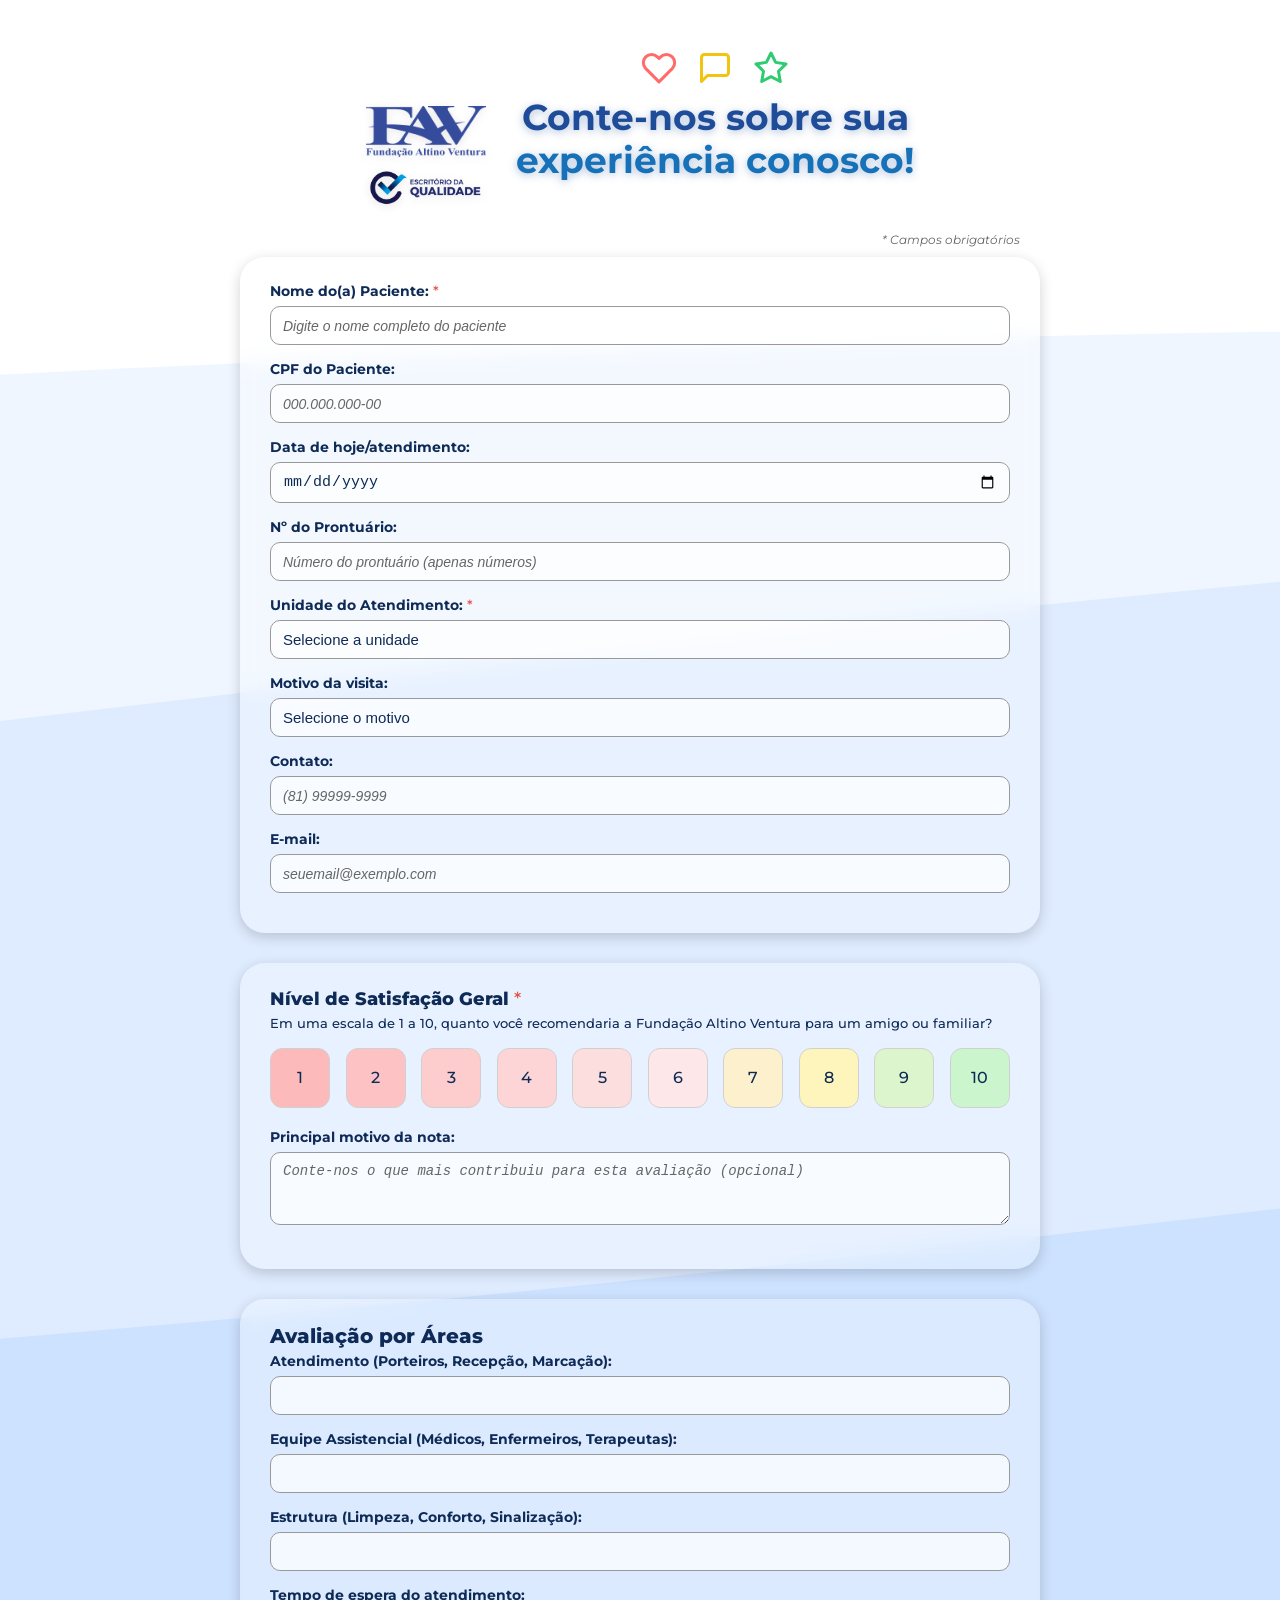
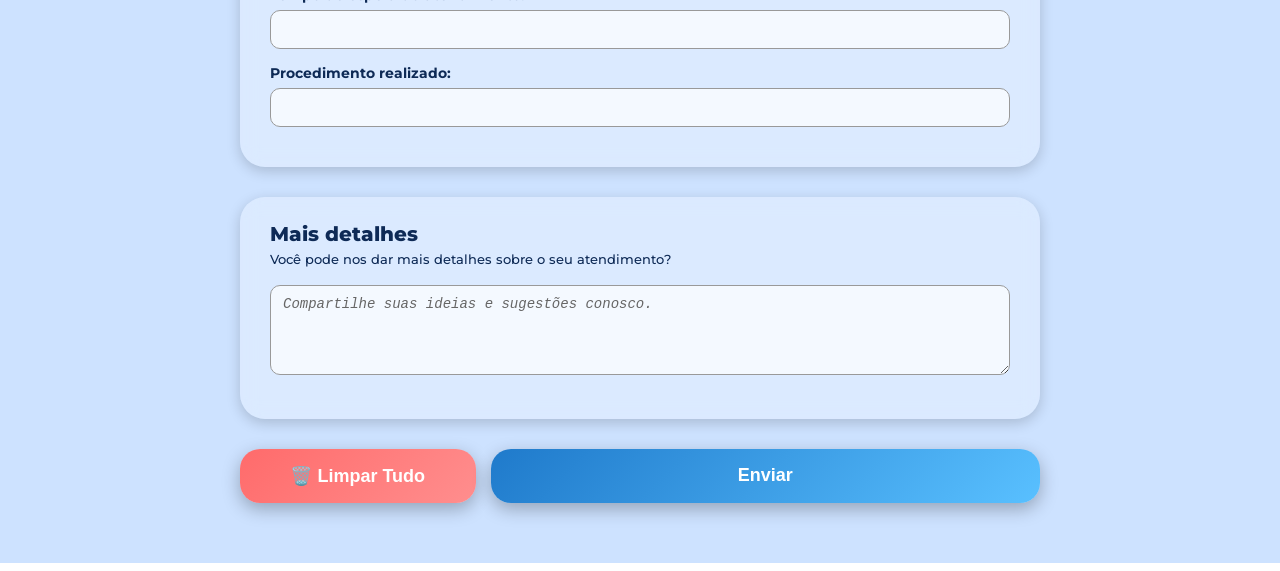
<file: fav.html>
<!DOCTYPE html>
<html lang="pt-BR">

<head>
    <meta charset="UTF-8">
    <meta name="viewport" content="width=device-width, initial-scale=1.0">
    <title>Pesquisa de Satisfação - FAV</title>
    <link href="https://fonts.googleapis.com/css2?family=Montserrat:wght@400;500;600;700&display=swap" rel="stylesheet">
    <style>
        /* GERAL */
        * {
            box-sizing: border-box;
            margin: 0;
            padding: 0;
            -webkit-tap-highlight-color: transparent;
        }

        body {
            font-family: 'Montserrat', sans-serif;
            background: #ffffff;
            color: #0e2a56;
            padding: 30px;
            background-image: url("data:image/svg+xml,%3Csvg xmlns='http://www.w3.org/2000/svg' viewBox='0 0 1920 360'%3E%3Cpath d='M0 67 C 273 183 822 -40 1920 106 V 360 H 0 Z' fill='%23e4f0ff' opacity='0.6'/%3E%3Cpath d='M0 120 C 473 283 1222 -60 1920 150 V 360 H 0 Z' fill='%23d0e4ff' opacity='0.5'/%3E%3Cpath d='M0 200 C 973 350 1722 -10 1920 200 V 360 H 0 Z' fill='%23bcd9ff' opacity='0.5'/%3E%3C/svg%3E");
            background-repeat: no-repeat;
            background-size: cover;
            background-position: top;
            position: relative;
        }

        .icon-svg {
            width: 24px;
            height: 24px;
            stroke: currentColor;
            fill: none;
            stroke-width: 2;
        }

        /* MODAL */
        .modal {
            display: none;
            position: fixed;
            top: 0;
            left: 0;
            width: 100%;
            height: 100%;
            background: rgba(0, 0, 0, 0.7);
            z-index: 1000;
            align-items: center;
            justify-content: center;
            animation: fadeIn 0.3s ease;
        }

        .modal-content {
            background: white;
            padding: 40px;
            border-radius: 25px;
            text-align: center;
            max-width: 400px;
            width: 90%;
            box-shadow: 0 10px 30px rgba(0, 0, 0, 0.3);
            animation: slideUp 0.4s ease;
        }

        .modal h3 {
            color: #1e4c99;
            margin-bottom: 15px;
            font-size: 24px;
            display: inline-flex;
            align-items: center;
            justify-content: center;
            gap: 8px;
        }

        .modal p {
            margin-bottom: 25px;
            color: #666;
            line-height: 1.5;
        }

        .modal-botoes {
            display: flex;
            gap: 15px;
            justify-content: center;
        }

        .modal-btn {
            background: linear-gradient(135deg, #1f7acb, #59c0ff);
            color: white;
            border: none;
            padding: 12px 30px;
            border-radius: 15px;
            font-weight: 600;
            cursor: pointer;
            font-size: 16px;
            transition: all 0.3s ease;
            flex: 1;
        }

        .modal-btn-cancelar {
            background: linear-gradient(135deg, #666, #999);
        }

        .modal-btn-confirmar {
            background: linear-gradient(135deg, #ff6b6b, #ff8e8e);
        }

        .modal-btn:hover {
            transform: translateY(-2px);
            box-shadow: 0 5px 15px rgba(95, 192, 255, 0.4);
        }

        .modal-btn-cancelar:hover {
            box-shadow: 0 5px 15px rgba(102, 102, 102, 0.4);
        }

        .modal-btn-confirmar:hover {
            box-shadow: 0 5px 15px rgba(255, 107, 107, 0.4);
        }

        @keyframes fadeIn {
            from {
                opacity: 0;
            }

            to {
                opacity: 1;
            }
        }

        @keyframes slideUp {
            from {
                opacity: 0;
                transform: translateY(30px);
            }

            to {
                opacity: 1;
                transform: translateY(0);
            }
        }

        /* CONTAINER PRINCIPAL COM LOGOS E TÍTULO */
        .titulo-principal {
            display: flex;
            align-items: center;
            gap: 30px;
            margin-bottom: 50px;
            margin-top: 20px;
            justify-content: center;
        }

        /* CONTAINER DAS LOGOS - UMA ACIMA DA OUTRA */
        .logo-container {
            display: flex;
            flex-direction: column;
            align-items: center;
            gap: 10px;
            position: relative;
            top: 40px;
        }

        .logo-fav,
        .logo-qualidade {
            width: 120px;
            height: auto;
            filter: drop-shadow(0 2px 4px rgba(0, 0, 0, 0.1));
        }

        /* FORMULÁRIO */
        form {
            max-width: 800px;
            margin: auto;
            animation: fade 0.6s ease-out;
            position: relative;
            z-index: 1;
        }

        /* BLOCOS */
        .bloco {
            background: rgba(255, 255, 255, 0.28);
            padding: 25px 30px;
            margin-bottom: 30px;
            border-radius: 25px;
            backdrop-filter: blur(10px);
            box-shadow: 0 4px 14px rgba(0, 0, 0, 0.18);
            transition: transform .25s ease, box-shadow .25s ease;
            animation: fadeSlide 0.5s ease-out;
        }

        .bloco:hover {
            transform: translateY(-4px);
            box-shadow: 0 8px 22px rgba(0, 0, 0, 0.28);
        }

        @keyframes fadeSlide {
            from {
                opacity: 0;
                transform: translateY(18px);
            }

            to {
                opacity: 1;
                transform: translateY(0);
            }
        }

        @keyframes fade {
            from {
                opacity: 0;
            }

            to {
                opacity: 1;
            }
        }

        /* LABELS */
        label {
            font-weight: 700;
            color: #0e2a56;
            font-size: 14px;
            margin-bottom: 4px;
            display: block;
        }

        .bloco p,
        .bloco h3,
        .bloco span {
            color: #0e2a56;
            font-weight: 500;
        }

        /* NOVA CLASSE PARA O SUBTÍTULO DISCRETO */
        .subtitulo-discreto {
            font-size: 13px;
            color: #666;
            /* A cor "meio transparente/cinza" */
            margin-top: 0;
            /* Garante que não empurre para baixo */
            margin-bottom: 15px;
            font-weight: 500;
            line-height: 1.4;
        }

        /* INPUTS */
        input,
        select,
        textarea {
            width: 100%;
            padding: 10px 12px;
            margin-top: 2px;
            margin-bottom: 15px;
            border-radius: 10px;
            border: 1px solid #999;
            font-size: 15px;
            color: #0e2a56;
            background: rgba(255, 255, 255, 0.7);
            transition: box-shadow 0.2s ease, border-color 0.2s ease;
            -webkit-appearance: none;
            -moz-appearance: none;
            appearance: none;
        }

        .bloco-paciente input {
            padding: 10px 12px;
        }

        input:focus,
        select:focus,
        textarea:focus {
            outline: none;
            border-color: #1e4c99;
            box-shadow: 0 0 7px rgba(30, 76, 153, 0.6);
        }

        /* Placeholder styling */
        input::placeholder,
        textarea::placeholder {
            color: #666;
            font-style: italic;
            font-size: 14px;
        }

        /* TITULO JUSTIFICATIVA */
        .titulo-justificativa {
            margin-top: 20px;
            display: block;
        }

        /* NPS E TITULOS DE ÁREA - AJUSTADOS */
        .nps-titulo,
        .areas-titulo {
            display: block;
            margin-bottom: 4px !important;
            /* Reduzi drasticamente para colar no subtítulo */
            font-weight: 800 !important;
            color: #0e2a56;
            font-size: 18px;
            /* Padronizei o tamanho para ficarem harmônicos */
            font-family: 'Montserrat', sans-serif;
        }

        .areas-titulo {
            font-size: 20px;
        }

        #nps {
            display: flex;
            flex-wrap: wrap;
            justify-content: space-between;
            gap: 8px;
            margin-bottom: 10px;
            position: relative;
        }

        #nps label {
            flex: 1 1 9%;
            min-width: 40px;
            max-width: 60px;
            height: 60px;
            display: flex;
            flex-direction: column;
            align-items: center;
            justify-content: center;
            border-radius: 12px;
            border: 1px solid #d0d0d0;
            cursor: pointer;
            gap: 4px;
            color: #0e2a56;
            font-weight: 700;
            font-size: 16px;
            transition: transform 0.2s ease, background 0.25s ease, box-shadow 0.25s ease;
            /* Redundância para garantir */
            -webkit-tap-highlight-color: transparent;
            margin-bottom: 0;
        }

        /* Cores para os botões NPS - Vermelho (1-6), Amarelo (7-8), Verde (9-10) */
        #nps label[for="nps1"] {
            background: rgba(255, 180, 180, 0.9);
        }

        #nps label[for="nps2"] {
            background: rgba(255, 190, 190, 0.9);
        }

        #nps label[for="nps3"] {
            background: rgba(255, 200, 200, 0.9);
        }

        #nps label[for="nps4"] {
            background: rgba(255, 210, 210, 0.9);
        }

        #nps label[for="nps5"] {
            background: rgba(255, 220, 220, 0.9);
        }

        #nps label[for="nps6"] {
            background: rgba(255, 230, 230, 0.9);
        }

        #nps label[for="nps7"] {
            background: rgba(255, 240, 200, 0.9);
        }

        #nps label[for="nps8"] {
            background: rgba(255, 245, 180, 0.9);
        }

        #nps label[for="nps9"] {
            background: rgba(220, 245, 200, 0.9);
        }

        #nps label[for="nps10"] {
            background: rgba(200, 245, 200, 0.9);
        }

        #nps label:hover {
            transform: translateY(-4px);
            box-shadow: 0 8px 16px rgba(0, 0, 0, 0.20);
            filter: brightness(1.1);
        }

        #nps label:active {
            transform: scale(0.93);
        }

        #nps input[type="radio"] {
            display: none;
        }

        #nps input[type="radio"]:checked+span {
            color: #0e2a56;
            font-weight: 900;
            text-shadow: 0 0 4px rgba(14, 42, 86, 0.4);
        }

        /* Efeito quando selecionado */
        #nps input[type="radio"]:checked+span {
            transform: scale(1.2);
            transition: transform 0.2s ease;
        }

        /* BOTÕES */
        .botoes-container {
            display: flex;
            gap: 15px;
            margin-top: 20px;
            /* Margem inferior aumentada já que removemos o link de baixo */
            margin-bottom: 30px;
        }

        .btn-enviar {
            width: 70%;
            padding: 16px 0;
            background: linear-gradient(135deg, #1f7acb, #59c0ff);
            border: none;
            font-size: 18px;
            color: white;
            font-weight: 700;
            border-radius: 20px;
            cursor: pointer;
            box-shadow: 0 6px 18px rgba(0, 0, 0, 0.28);
            transition: all 0.3s ease;
            -webkit-appearance: none;
            -moz-appearance: none;
            appearance: none;
            position: relative;
            overflow: hidden;
        }

        .btn-limpar {
            width: 30%;
            padding: 16px 0;
            background: linear-gradient(135deg, #ff6b6b, #ff8e8e);
            border: none;
            font-size: 18px;
            color: white;
            font-weight: 700;
            border-radius: 20px;
            cursor: pointer;
            box-shadow: 0 6px 18px rgba(0, 0, 0, 0.28);
            transition: all 0.3s ease;
            -webkit-appearance: none;
            -moz-appearance: none;
            appearance: none;
            position: relative;
            overflow: hidden;
        }

        .btn-enviar:hover:not(:disabled) {
            background: linear-gradient(135deg, #1671b8, #4fc0ff);
            transform: translateY(-3px);
            box-shadow: 0 0 20px rgba(95, 192, 255, 0.65), 0 8px 22px rgba(0, 0, 0, 0.28);
            filter: brightness(1.1);
        }

        .btn-limpar:hover:not(:disabled) {
            background: linear-gradient(135deg, #ff5252, #ff7b7b);
            transform: translateY(-3px);
            box-shadow: 0 0 20px rgba(255, 107, 107, 0.65), 0 8px 22px rgba(0, 0, 0, 0.28);
            filter: brightness(1.1);
        }

        .btn-enviar:active:not(:disabled),
        .btn-limpar:active:not(:disabled) {
            transform: scale(0.97);
            box-shadow: 0 4px 12px rgba(0, 0, 0, 0.28);
        }

        .btn-enviar:disabled,
        .btn-limpar:disabled {
            background: linear-gradient(135deg, #666, #999);
            cursor: not-allowed;
            transform: none;
            box-shadow: 0 4px 12px rgba(0, 0, 0, 0.2);
        }

        .loading {
            animation: pulse 1.5s ease-in-out infinite;
        }

        @keyframes pulse {
            0% {
                opacity: 1;
            }

            50% {
                opacity: 0.7;
            }

            100% {
                opacity: 1;
            }
        }

        /* TITULO TEXTO */
        .titulo-texto {
            text-align: center;
        }

        .titulo-principal h1 {
            font-size: 36px;
            font-weight: 700;
            line-height: 1.2;
            color: #1e4c99;
            text-shadow: 0 2px 8px rgba(30, 76, 153, 0.35);
            margin-top: 10px;
        }

        .titulo-principal h1 span {
            font-weight: 700;
            color: #1671b8;
        }

        /* ÍCONES DO TÍTULO */
        .titulo-principal .emojis {
            margin-bottom: 5px;
            display: flex;
            justify-content: center;
            flex-wrap: wrap;
            gap: 20px;
        }

        /* ESTILOS PARA CAMPOS OBRIGATÓRIOS */
        .obrigatorio {
            color: #e74c3c !important;
            font-weight: 900;
        }

        /* LEGENDA DE CAMPOS OBRIGATÓRIOS */
        .legenda-obrigatorio {
            text-align: right;
            font-size: 12px;
            color: #666;
            margin-bottom: 10px;
            font-style: italic;
            margin-right: 20px;
        }

        /* MENSAGEM DE ERRO */
        .mensagem-erro {
            color: #e74c3c;
            font-size: 14px;
            font-weight: 600;
            margin-top: 5px;
            margin-bottom: 15px;
            display: block;
            text-align: left;
            padding: 8px 12px;
            background: rgba(231, 76, 60, 0.1);
            border-radius: 8px;
            border: 1px solid rgba(231, 76, 60, 0.3);
        }

        /* RESPONSIVIDADE */
        @media (max-width: 1024px) {
            body {
                padding: 20px;
            }

            .bloco {
                padding: 20px 25px;
            }

            .titulo-principal h1 {
                font-size: 32px;
            }

            .titulo-principal .emojis svg {
                width: 28px;
                height: 28px;
            }

            .logo-fav,
            .logo-qualidade {
                width: 100px;
            }

            .titulo-principal {
                gap: 20px;
            }
        }

        @media (max-width: 768px) {
            body {
                padding: 15px;
            }

            .bloco {
                padding: 18px 20px;
            }

            .titulo-principal h1 {
                font-size: 28px;
            }

            .titulo-principal .emojis svg {
                width: 26px;
                height: 26px;
            }

            #nps label {
                min-width: 35px;
                height: 50px;
                font-size: 14px;
            }

            .logo-fav,
            .logo-qualidade {
                width: 80px;
            }

            .titulo-principal {
                gap: 20px;
                flex-direction: column;
                text-align: center;
            }

            .logo-container {
                top: 0;
                order: 1;
                flex-direction: row;
                gap: 15px;
            }

            .titulo-texto {
                text-align: center;
                order: 2;
            }

            .titulo-principal .emojis {
                justify-content: center;
                margin-left: 0;
            }

            .legenda-obrigatorio {
                text-align: right;
                margin-right: 10px;
            }

            .botoes-container {
                flex-direction: column;
            }

            .btn-enviar,
            .btn-limpar {
                width: 100%;
            }

            .modal-botoes {
                flex-direction: column;
            }
        }

        @media (max-width: 480px) {
            body {
                padding: 10px;
            }

            .bloco {
                padding: 15px;
            }

            .titulo-principal h1 {
                font-size: 22px;
            }

            .titulo-principal .emojis svg {
                width: 20px;
                height: 20px;
            }

            .logo-fav,
            .logo-qualidade {
                width: 70px;
            }

            .titulo-principal {
                gap: 15px;
                margin-bottom: 30px;
            }

            .logo-container {
                gap: 10px;
            }

            /* Ajuste NPS para celular */
            #nps label {
                flex: 1 1 18%;
                min-width: 0;
                height: 45px;
                font-size: 13px;
            }

            input,
            select,
            textarea {
                font-size: 13px;
                padding: 8px;
            }

            .btn-enviar,
            .btn-limpar {
                font-size: 15px;
                padding: 12px 0;
            }

            .modal-content {
                padding: 25px 20px;
            }

            .modal h3 {
                font-size: 20px;
            }
        }
    </style>
</head>

<body>

    <div id="modalSucesso" class="modal" role="dialog" aria-labelledby="modalTitulo" aria-hidden="true">
        <div class="modal-content">
            <h3 id="modalTitulo">
                <svg class="icon-svg" aria-hidden="true" xmlns="http://www.w3.org/2000/svg" viewBox="0 0 24 24"
                    stroke-linecap="round" stroke-linejoin="round">
                    <path d="M22 11.08V12a10 10 0 1 1-5.93-9.14"></path>
                    <polyline points="22 4 12 14.01 9 11.01"></polyline>
                </svg>
                Enviado com Sucesso
            </h3>
            <p>Obrigado pelo seu feedback! Sua opinião é muito importante para nós.</p>
            <button class="modal-btn" onclick="fecharModal()">Fechar</button>
        </div>
    </div>

    <div id="modalErro" class="modal" role="dialog" aria-labelledby="modalErroTitulo" aria-hidden="true">
        <div class="modal-content">
            <h3 id="modalErroTitulo">
                <svg class="icon-svg" aria-hidden="true" xmlns="http://www.w3.org/2000/svg" viewBox="0 0 24 24"
                    stroke-linecap="round" stroke-linejoin="round">
                    <circle cx="12" cy="12" r="10"></circle>
                    <line x1="12" y1="8" x2="12" y2="12"></line>
                    <line x1="12" y1="16" x2="12.01" y2="16"></line>
                </svg>
                Erro ao Enviar
            </h3>
            <p>Houve um problema ao enviar seu formulário. Por favor, tente novamente.</p>
            <button class="modal-btn" onclick="fecharModal()">Tentar Novamente</button>
        </div>
    </div>

    <div id="modalLimpar" class="modal" role="dialog" aria-labelledby="modalLimparTitulo" aria-hidden="true">
        <div class="modal-content">
            <h3 id="modalLimparTitulo">
                <svg class="icon-svg" aria-hidden="true" xmlns="http://www.w3.org/2000/svg" viewBox="0 0 24 24"
                    stroke-linecap="round" stroke-linejoin="round">
                    <polyline points="3 6 5 6 21 6"></polyline>
                    <path d="M19 6v14a2 2 0 0 1-2 2H7a2 2 0 0 1-2-2V6m3 0V4a2 2 0 0 1 2-2h4a2 2 0 0 1 2 2v2"></path>
                </svg>
                Limpar Formulário
            </h3>
            <p>Tem certeza que deseja limpar todo o formulário?<br><strong>Todos os dados não enviados serão perdidos
                    permanentemente.</strong></p>
            <div class="modal-botoes">
                <button class="modal-btn modal-btn-cancelar" onclick="fecharModal()">Cancelar</button>
                <button class="modal-btn modal-btn-confirmar" onclick="confirmarLimpeza()">Sim, Limpar Tudo</button>
            </div>
        </div>
    </div>

    <div id="modalConfirmarEnvio" class="modal" role="dialog" aria-labelledby="modalConfirmarTitulo" aria-hidden="true">
        <div class="modal-content">
            <h3 id="modalConfirmarTitulo">
                <svg class="icon-svg" aria-hidden="true" xmlns="http://www.w3.org/2000/svg" viewBox="0 0 24 24"
                    stroke-linecap="round" stroke-linejoin="round">
                    <line x1="22" y1="2" x2="11" y2="13"></line>
                    <polygon points="22 2 15 22 11 13 2 9 22 2"></polygon>
                </svg>
                Confirmar Envio
            </h3>
            <p>Tudo certo com o preenchimento? <br><strong>Tem certeza que deseja enviar sua avaliação?</strong></p>
            <div class="modal-botoes">
                <button class="modal-btn modal-btn-cancelar" onclick="fecharModal()">Revisar</button>
                <button class="modal-btn" onclick="executarEnvio()">Sim, Enviar</button>
            </div>
        </div>
    </div>

    <div class="titulo-principal">
        <div class="logo-container">
            <img src="FAV azul.png" alt="Fundação Altino Ventura" class="logo-fav">
            <img src="Logo Qualidade Azul - FT-02.png" alt="Escritório da Qualidade" class="logo-qualidade">
        </div>

        <div class="titulo-texto">
            <div class="emojis">
                <svg class="icon-svg" style="width: 36px; height: 36px; color: #ff6b6b;" aria-hidden="true"
                    xmlns="http://www.w3.org/2000/svg" viewBox="0 0 24 24" stroke-linecap="round"
                    stroke-linejoin="round">
                    <path
                        d="M20.84 4.61a5.5 5.5 0 0 0-7.78 0L12 5.67l-1.06-1.06a5.5 5.5 0 0 0-7.78 7.78l1.06 1.06L12 21.23l7.78-7.78 1.06-1.06a5.5 5.5 0 0 0 0-7.78z">
                    </path>
                </svg>
                <svg class="icon-svg" style="width: 36px; height: 36px; color: #f1c40f;" aria-hidden="true"
                    xmlns="http://www.w3.org/2000/svg" viewBox="0 0 24 24" stroke-linecap="round"
                    stroke-linejoin="round">
                    <path d="M21 15a2 2 0 0 1-2 2H7l-4 4V5a2 2 0 0 1 2-2h14a2 2 0 0 1 2 2z"></path>
                </svg>
                <svg class="icon-svg" style="width: 36px; height: 36px; color: #2ecc71;" aria-hidden="true"
                    xmlns="http://www.w3.org/2000/svg" viewBox="0 0 24 24" stroke-linecap="round"
                    stroke-linejoin="round">
                    <polygon
                        points="12 2 15.09 8.26 22 9.27 17 14.14 18.18 21.02 12 17.77 5.82 21.02 7 14.14 2 9.27 8.91 8.26 12 2">
                    </polygon>
                </svg>
            </div>
            <h1>Conte-nos sobre sua<br><span>experiência conosco!</span></h1>
        </div>
    </div>

    <form id="form" novalidate>
        <input type="text" name="website" tabindex="-1" autocomplete="off"
            style="position:absolute;left:-9999px;height:0;width:0;opacity:0;">
        <input type="hidden" name="origem" value="FAV">
        <div class="legenda-obrigatorio">* Campos obrigatórios</div>

        <div class="bloco bloco-paciente" id="bloco-paciente">
            <label for="nome">Nome do(a) Paciente: <span class="obrigatorio">*</span></label>
            <div id="area-aviso-nome"></div>
            <input type="text" name="nome" id="nome" placeholder="Digite o nome completo do paciente"
                aria-required="true" aria-describedby="area-aviso-nome">

            <label for="cpf">CPF do Paciente:</label>
            <input type="text" name="cpf" id="cpf" placeholder="000.000.000-00" pattern="\d{3}\.\d{3}\.\d{3}-\d{2}"
                maxlength="14">

            <label for="data_atendimento">Data de hoje/atendimento:</label>
            <input type="date" name="data_atendimento" id="data_atendimento" max="">

            <label for="prontuario">Nº do Prontuário:</label>
            <input type="text" name="prontuario" id="prontuario" placeholder="Número do prontuário (apenas números)"
                pattern="[0-9]*" inputmode="numeric">

            <label for="unidade">Unidade do Atendimento: <span class="obrigatorio">*</span></label>
            <div id="area-aviso-unidade"></div>
            <select name="unidade" id="unidade">
                <option value="" disabled selected>Selecione a unidade</option>
                <option value="Boa Vista">Boa Vista</option>
                <option value="Iputinga">Iputinga</option>
                <option value="Jaboatão">Jaboatão</option>
                <option value="Salgueiro">Salgueiro</option>
                <option value="Serra Talhada">Serra Talhada</option>
            </select>

            <label for="motivo_visita">Motivo da visita:</label>
            <select name="motivo_visita" id="motivo_visita">
                <option value="" disabled selected>Selecione o motivo</option>
                <option value="Consulta">Consulta</option>
                <option value="Emergência">Emergência</option>
                <option value="Cirurgia">Cirurgia</option>
                <option value="Exame">Exame</option>
                <option value="Terapia">Terapia</option>
            </select>

            <label for="telefone">Contato:</label>
            <input type="text" name="telefone" id="telefone" placeholder="(81) 99999-9999">

            <label for="email">E-mail:</label>
            <div id="area-aviso-email"></div>
            <input type="email" name="email" id="email" placeholder="seuemail@exemplo.com">
        </div>

        <div class="bloco" id="bloco-nps">
            <span class="nps-titulo">Nível de Satisfação Geral <span class="obrigatorio">*</span></span>

            <p class="subtitulo-discreto">Em uma escala de 1 a 10, quanto você recomendaria a Fundação Altino Ventura
                para um amigo ou familiar?</p>

            <div id="area-aviso-nps"></div>

            <div id="nps" role="radiogroup" aria-labelledby="nps-titulo">
                <label for="nps1"><input type="radio" name="nps" value="1" id="nps1"
                        aria-required="true"><span>1</span></label>
                <label for="nps2"><input type="radio" name="nps" value="2" id="nps2"
                        aria-required="true"><span>2</span></label>
                <label for="nps3"><input type="radio" name="nps" value="3" id="nps3"
                        aria-required="true"><span>3</span></label>
                <label for="nps4"><input type="radio" name="nps" value="4" id="nps4"
                        aria-required="true"><span>4</span></label>
                <label for="nps5"><input type="radio" name="nps" value="5" id="nps5"
                        aria-required="true"><span>5</span></label>
                <label for="nps6"><input type="radio" name="nps" value="6" id="nps6"
                        aria-required="true"><span>6</span></label>
                <label for="nps7"><input type="radio" name="nps" value="7" id="nps7"
                        aria-required="true"><span>7</span></label>
                <label for="nps8"><input type="radio" name="nps" value="8" id="nps8"
                        aria-required="true"><span>8</span></label>
                <label for="nps9"><input type="radio" name="nps" value="9" id="nps9"
                        aria-required="true"><span>9</span></label>
                <label for="nps10"><input type="radio" name="nps" value="10" id="nps10"
                        aria-required="true"><span>10</span></label>
            </div>
            <label class="titulo-justificativa">Principal motivo da nota:</label>
            <textarea name="justificativa" rows="3"
                placeholder="Conte-nos o que mais contribuiu para esta avaliação (opcional)"></textarea>
        </div>

        <div class="bloco">
            <span class="areas-titulo">Avaliação por Áreas</span>

            <label for="atendimento_adm">Atendimento (Porteiros, Recepção, Marcação):</label>
            <select name="atendimento_adm" id="atendimento_adm">
                <option value=""></option>
                <option value="Péssimo">Péssimo</option>
                <option value="Ruim">Ruim</option>
                <option value="Regular">Regular</option>
                <option value="Bom">Bom</option>
                <option value="Ótimo">Ótimo</option>
            </select>

            <label for="atendimento_assist">Equipe Assistencial (Médicos, Enfermeiros, Terapeutas):</label>
            <select name="atendimento_assist" id="atendimento_assist">
                <option value=""></option>
                <option value="Péssimo">Péssimo</option>
                <option value="Ruim">Ruim</option>
                <option value="Regular">Regular</option>
                <option value="Bom">Bom</option>
                <option value="Ótimo">Ótimo</option>
            </select>

            <label for="estrutura">Estrutura (Limpeza, Conforto, Sinalização):</label>
            <select name="estrutura" id="estrutura">
                <option value=""></option>
                <option value="Péssimo">Péssimo</option>
                <option value="Ruim">Ruim</option>
                <option value="Regular">Regular</option>
                <option value="Bom">Bom</option>
                <option value="Ótimo">Ótimo</option>
            </select>

            <label for="tempo_espera">Tempo de espera do atendimento:</label>
            <select name="tempo_espera" id="tempo_espera">
                <option value=""></option>
                <option value="Péssimo">Péssimo</option>
                <option value="Ruim">Ruim</option>
                <option value="Regular">Regular</option>
                <option value="Bom">Bom</option>
                <option value="Ótimo">Ótimo</option>
            </select>

            <label for="procedimento">Procedimento realizado:</label>
            <select name="procedimento" id="procedimento">
                <option value=""></option>
                <option value="Péssimo">Péssimo</option>
                <option value="Ruim">Ruim</option>
                <option value="Regular">Regular</option>
                <option value="Bom">Bom</option>
                <option value="Ótimo">Ótimo</option>
            </select>
        </div>

        <div class="bloco">
            <span class="areas-titulo">Mais detalhes</span>

            <p class="subtitulo-discreto">Você pode nos dar mais detalhes sobre o seu atendimento?</p>

            <textarea name="sugestoes" id="sugestoes" rows="4"
                placeholder="Compartilhe suas ideias e sugestões conosco."></textarea>
        </div>

        <div class="botoes-container">
            <button type="button" id="btnLimpar" class="btn-limpar">🗑️ Limpar Tudo</button>
            <button type="submit" id="btnEnviar" class="btn-enviar" aria-live="polite">Enviar</button>
        </div>
    </form>

    <script>
        // 👉 GERA UM ID ÚNICO PARA CADA TENTATIVA DE ENVIO
        let idEnvioAtual = Date.now().toString() + Math.floor(Math.random() * 1000).toString();

        // BLOQUEIO PARA DATAS FUTURAS
        function configurarDataMaxima() {
            const hoje = new Date();
            const ano = hoje.getFullYear();
            const mes = String(hoje.getMonth() + 1).padStart(2, '0');
            const dia = String(hoje.getDate()).padStart(2, '0');
            const dataFormatada = `${ano}-${mes}-${dia}`;

            document.getElementById('data_atendimento').max = dataFormatada;
            return dataFormatada;
        }

        // FUNÇÃO PARA VALIDAR EMAIL
        function validarEmail(email) {
            const regex = /^[^\s@]+@[^\s@]+\.[^\s@]+$/;
            return regex.test(email);
        }

        // FUNÇÃO PARA FORMATAR DATA NO PADRÃO BR (dd/mm/aaaa)
        function formatarDataParaBR(dataISO) {
            if (!dataISO) return '';

            const partes = dataISO.split('-');
            if (partes.length === 3) {
                return `${partes[2]}/${partes[1]}/${partes[0]}`;
            }

            return dataISO;
        }

        // FUNÇÃO PARA MOSTRAR MODAL DE LIMPEZA
        function mostrarModalLimpar() {
            const modal = document.getElementById('modalLimpar');
            modal.style.display = 'flex';
            modal.setAttribute('aria-hidden', 'false');
            document.body.style.overflow = 'hidden';
        }

        // FUNÇÃO PARA CONFIRMAR LIMPEZA
        function confirmarLimpeza() {
            document.getElementById('form').reset();

            // Limpar mensagens de erro
            document.getElementById('area-aviso-nome').innerHTML = '';
            document.getElementById('area-aviso-nps').innerHTML = '';
            document.getElementById('area-aviso-email').innerHTML = '';

            // Remover classes de erro
            const inputsErro = document.querySelectorAll('.mensagem-erro');
            inputsErro.forEach(el => el.remove());

            configurarDataMaxima();

            // 👉 GERA NOVO ID APÓS LIMPAR
            idEnvioAtual = Date.now().toString() + Math.floor(Math.random() * 1000).toString();

            fecharModal();
            window.scrollTo({ top: 0, behavior: 'smooth' });
        }

        // MODAL FUNCTIONS
        function mostrarModalSucesso() {
            const modal = document.getElementById('modalSucesso');
            modal.style.display = 'flex';
            modal.setAttribute('aria-hidden', 'false');
            document.body.style.overflow = 'hidden';
        }

        function mostrarModalErro() {
            const modal = document.getElementById('modalErro');
            modal.style.display = 'flex';
            modal.setAttribute('aria-hidden', 'false');
            document.body.style.overflow = 'hidden';
        }

        function fecharModal() {
            const modais = document.querySelectorAll('.modal');
            modais.forEach(modal => {
                modal.style.display = 'none';
                modal.setAttribute('aria-hidden', 'true');
            });
            document.body.style.overflow = 'auto';
        }

        function mostrarModalConfirmarEnvio() {
            const modal = document.getElementById('modalConfirmarEnvio');
            modal.style.display = 'flex';
            modal.setAttribute('aria-hidden', 'false');
            document.body.style.overflow = 'hidden';
        }

        // Configurar quando a página carregar
        document.addEventListener('DOMContentLoaded', function () {
            if ('scrollRestoration' in history) {
                history.scrollRestoration = 'manual';
            }
            window.scrollTo(0, 0);
            configurarDataMaxima();
        });

        // VALIDAÇÃO PARA APENAS NÚMEROS NO PRONTUÁRIO
        function validarApenasNumeros(input) {
            input.value = input.value.replace(/\D/g, '');
        }

        // MÁSCARA TELEFONE
        function aplicarMascaraTelefone(valor) {
            valor = valor.replace(/\D/g, "");
            if (valor.length > 11) valor = valor.slice(0, 11);
            if (valor.length > 10) {
                valor = valor.replace(/(\d{2})(\d{5})(\d{4})/, "($1) $2-$3");
            } else if (valor.length > 6) {
                valor = valor.replace(/(\d{2})(\d{4})(\d{0,4})/, "($1) $2-$3");
            } else if (valor.length > 2) {
                valor = valor.replace(/(\d{2})(\d{0,5})/, "($1) $2");
            } else {
                valor = valor.replace(/(\d{0,2})/, "($1");
            }
            return valor;
        }

        // MÁSCARA CPF
        function aplicarMascaraCPF(valor) {
            valor = valor.replace(/\D/g, "");
            if (valor.length > 11) valor = valor.slice(0, 11);

            if (valor.length > 9) {
                valor = valor.replace(/(\d{3})(\d{3})(\d{3})(\d{1,2})/, "$1.$2.$3-$4");
            } else if (valor.length > 6) {
                valor = valor.replace(/(\d{3})(\d{3})(\d{1,3})/, "$1.$2.$3");
            } else if (valor.length > 3) {
                valor = valor.replace(/(\d{3})(\d{1,3})/, "$1.$2");
            }
            return valor;
        }

        document.getElementById('telefone').addEventListener('input', function () {
            this.value = aplicarMascaraTelefone(this.value);
        });

        document.getElementById('cpf').addEventListener('input', function () {
            this.value = aplicarMascaraCPF(this.value);
        });

        // VALIDAÇÃO DO PRONTUÁRIO - APENAS NÚMEROS
        document.getElementById('prontuario').addEventListener('input', function () {
            validarApenasNumeros(this);
        });

        document.getElementById('prontuario').addEventListener('paste', function (e) {
            e.preventDefault();
            const textoColado = (e.clipboardData || window.clipboardData).getData('text');
            const apenasNumeros = textoColado.replace(/\D/g, '');
            this.value = apenasNumeros;
        });

        // EVENT LISTENERS PARA LIMPAR FORMULÁRIO
        document.getElementById('btnLimpar').addEventListener('click', mostrarModalLimpar);

        /* VALIDAÇÃO PERSONALIZADA DO FORMULÁRIO */
        let isSubmitting = false;

        document.getElementById('form').addEventListener('submit', function (e) {
            e.preventDefault();

            if (isSubmitting) return;

            const form = document.getElementById('form');
            const botao = document.getElementById('btnEnviar');
            const botaoLimpar = document.getElementById('btnLimpar');
            const areaAvisoNome = document.getElementById('area-aviso-nome');
            const areaAvisoNps = document.getElementById('area-aviso-nps');
            const areaAvisoEmail = document.getElementById('area-aviso-email');

            // Limpar avisos anteriores
            areaAvisoNome.innerHTML = '';
            areaAvisoNps.innerHTML = '';
            areaAvisoEmail.innerHTML = '';

            // Validar campos obrigatórios
            const nome = document.getElementById('nome').value.trim();
            const npsSelecionado = document.querySelector('input[name="nps"]:checked');
            const dataAtendimento = document.getElementById('data_atendimento').value;
            const email = document.getElementById('email').value.trim();
            const unidade = document.getElementById('unidade').value;

            let temErro = false;

            // Validar nome
            if (!nome) {
                const mensagemErro = document.createElement('div');
                mensagemErro.className = 'mensagem-erro';
                mensagemErro.textContent = 'Por favor, informe o nome do paciente';
                areaAvisoNome.appendChild(mensagemErro);
                temErro = true;
            }

            // Validar unidade
            if (!unidade) {
                const areaAvisoUnidade = document.getElementById('area-aviso-unidade');
                const mensagemErro = document.createElement('div');
                mensagemErro.className = 'mensagem-erro';
                mensagemErro.textContent = 'Por favor, selecione a unidade de atendimento';
                areaAvisoUnidade.appendChild(mensagemErro);
                temErro = true;
            }

            // Validar NPS
            if (!npsSelecionado) {
                const mensagemErro = document.createElement('div');
                mensagemErro.className = 'mensagem-erro';
                mensagemErro.textContent = 'Por favor, selecione uma nota de satisfação';
                areaAvisoNps.appendChild(mensagemErro);
                temErro = true;
            }

            // Validar email (se preenchido)
            if (email && !validarEmail(email)) {
                const mensagemErro = document.createElement('div');
                mensagemErro.className = 'mensagem-erro';
                mensagemErro.textContent = 'Por favor, insira um e-mail válido';
                areaAvisoEmail.appendChild(mensagemErro);
                temErro = true;
            }

            // Validar data (se preenchida)
            if (dataAtendimento) {
                const dataMaximaHoje = configurarDataMaxima();

                // Comparação direta de string ignora o fuso horário
                if (dataAtendimento > dataMaximaHoje) {
                    const mensagemErro = document.createElement('div');
                    mensagemErro.className = 'mensagem-erro';
                    mensagemErro.textContent = 'A data do atendimento não pode ser futura';

                    const erroExistente = document.getElementById('data_atendimento').nextElementSibling;
                    if (erroExistente && erroExistente.classList.contains('mensagem-erro')) {
                        erroExistente.remove();
                    }

                    document.getElementById('data_atendimento').insertAdjacentElement('afterend', mensagemErro);
                    temErro = true;
                }
            }

            // Se há erro, scroll até o primeiro erro
            if (temErro) {
                if (!nome) {
                    document.getElementById('bloco-paciente').scrollIntoView({ behavior: 'smooth', block: 'center' });
                } else if (!unidade) {
                    document.getElementById('bloco-paciente').scrollIntoView({ behavior: 'smooth', block: 'center' });
                } else if (!npsSelecionado) {
                    document.getElementById('bloco-nps').scrollIntoView({ behavior: 'smooth', block: 'center' });
                }
                return;
            }

            // Se chegou até aqui, os dados estão válidos!
            // Em vez de enviar direto, chamamos o modal de confirmação.
            mostrarModalConfirmarEnvio();
        }); // <-- AQUI ACABA O EVENT LISTENER DO SUBMIT

        // NOVA FUNÇÃO: Faz o envio de fato após o usuário confirmar no modal
        function executarEnvio() {
            fecharModal(); // Fecha o modal de confirmação

            if (isSubmitting) return;
            isSubmitting = true;

            const form = document.getElementById('form');
            const botao = document.getElementById('btnEnviar');
            const botaoLimpar = document.getElementById('btnLimpar');

            // 🔵 MODO ENVIANDO
            botao.disabled = true;
            botaoLimpar.disabled = true;
            botao.textContent = "Enviando...";
            botao.classList.add('loading');

            // Preparar dados para envio
            const formData = new FormData(form);
            const dadosParaEnvio = {};
            for (let [key, value] of formData.entries()) {
                if (key === 'data_atendimento' && value) {
                    // Formatar a data para o padrão brasileiro (dd/mm/aaaa)
                    dadosParaEnvio[key] = formatarDataParaBR(value);
                } else {
                    dadosParaEnvio[key] = value;
                }
            }

            // Converter objeto para URLSearchParams
            const dados = new URLSearchParams();
            for (let key in dadosParaEnvio) {
                dados.append(key, dadosParaEnvio[key]);
            }

            // 👉 INSERÇÃO DA CHAVE DE SEGURANÇA
            dados.append('id_envio', idEnvioAtual);

            // 🚀 OTIMISMO: MOSTRAR SUCESSO E LIMPAR ANTES DO RETORNO DO GOOGLE
            mostrarModalSucesso();
            form.reset();
            configurarDataMaxima();
            window.scrollTo({ top: 0, behavior: 'smooth' });

            // 👉 PREPARA PARA O PRÓXIMO IMEDIATAMENTE
            idEnvioAtual = Date.now().toString() + Math.floor(Math.random() * 1000).toString();
            isSubmitting = false;
            botao.disabled = false;
            botaoLimpar.disabled = false;
            botao.textContent = "Enviar";
            botao.classList.remove('loading');

            // URL DO SCRIPT GOOGLE (BACKEND EM SEGUNDO PLANO)
            fetch("https://script.google.com/macros/s/AKfycbx3wky9hh4kC15YkcXTUS3fh0xhWBi-Ta1Ee_tsn-9HLErQZo4gpMYy171U_BXY4C2b9w/exec", {
                method: "POST",
                mode: "no-cors",
                headers: {
                    "Content-Type": "application/x-www-form-urlencoded;charset=UTF-8"
                },
                body: dados.toString()
            })
                .then(() => {
                    console.log("Envio finalizado em background!");
                })
                .catch((err) => {
                    console.error("Falha silenciosa no envio:", err);
                    // Opcional: mostrarModalErro() caso você queira tratar a falha aqui futuramente
                });
        }

        // Remover mensagens de erro ao interagir
        document.getElementById('nome').addEventListener('input', function () {
            if (this.value.trim()) document.getElementById('area-aviso-nome').innerHTML = '';
        });

        document.querySelectorAll('input[name="nps"]').forEach(radio => {
            radio.addEventListener('change', function () {
                document.getElementById('area-aviso-nps').innerHTML = '';
            });
        });

        document.getElementById('email').addEventListener('input', function () {
            document.getElementById('area-aviso-email').innerHTML = '';
        });

        document.getElementById('data_atendimento').addEventListener('change', function () {
            const mensagemErro = this.nextElementSibling;
            if (mensagemErro && mensagemErro.className === 'mensagem-erro') {
                mensagemErro.remove();
            }
        });

        // Remover mensagens de erro da unidade quando o usuário selecionar
        document.getElementById('unidade').addEventListener('change', function () {
            if (this.value) {
                document.getElementById('area-aviso-unidade').innerHTML = '';
            }
        });

        // Fechar modal com ESC
        document.addEventListener('keydown', function (e) {
            if (e.key === 'Escape') fecharModal();
        });
    </script>

</body>

</html>
</file>
